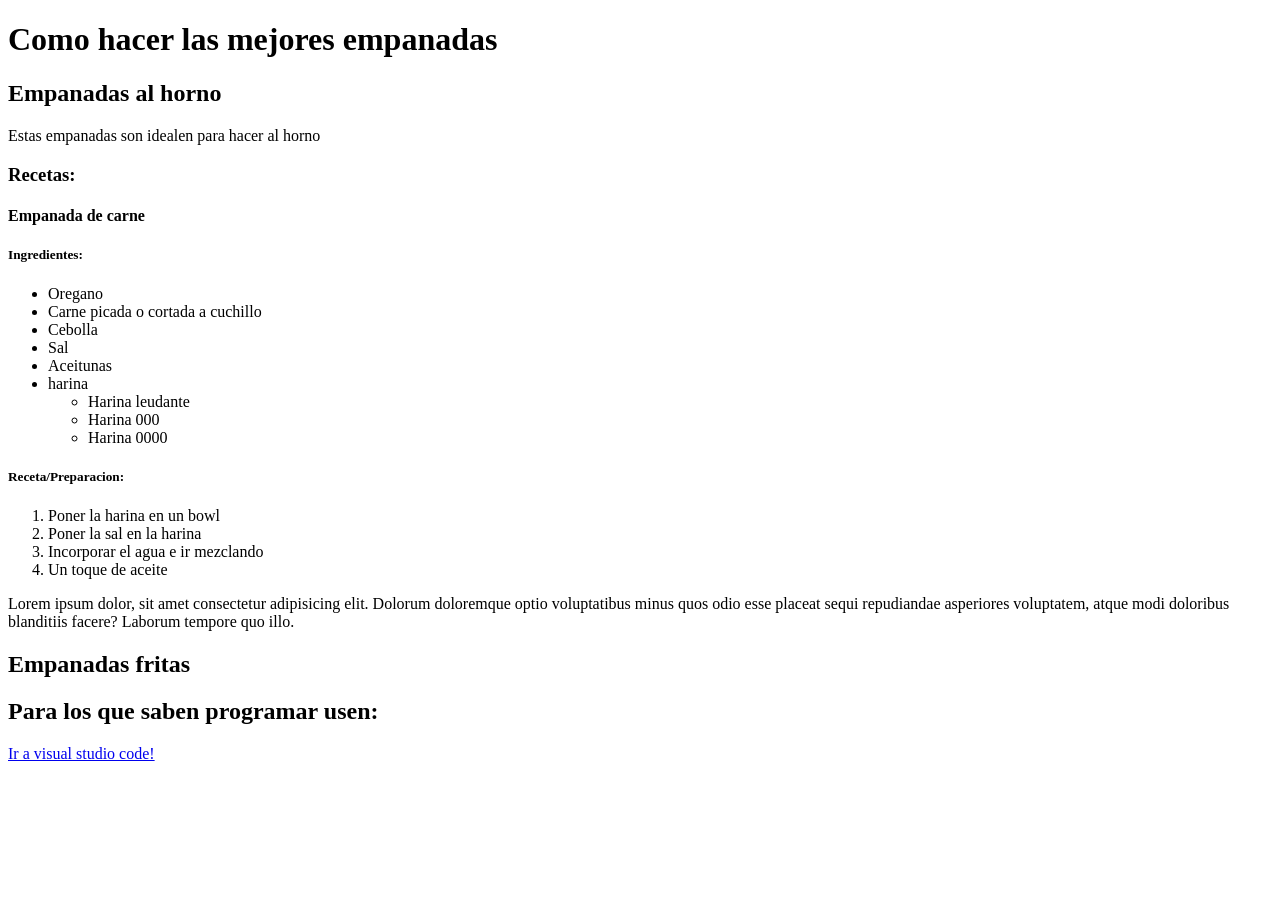
<file: Clase 2/index.html>
<!-- HTML base
Se escribe poniendo ! + enter -->
<!DOCTYPE html>
<html lang="es">
    <head>
        <meta charset="UTF-8">
        <meta name="viewport" content="width=device-width, initial-scale=1.0">
        <title>Hola</title>
    </head>
    <body>
        <h1>Como hacer las mejores empanadas</h1>

        <h2>Empanadas al horno</h2>
        <p>
            Estas empanadas son idealen para hacer al horno
        </p>
        <h3>Recetas:</h3>

        <h4>Empanada de carne</h4>
        <h5>Ingredientes:</h5>
        <ul>
            <li>Oregano</li>
            <li>Carne picada o cortada a cuchillo</li>
            <li>Cebolla</li>
            <li>Sal</li>
            <li>Aceitunas</li>
            <li>
                harina
                <ul>
                    <li>Harina leudante</li>
                    <li>Harina 000</li>
                    <li>Harina 0000</li>
                </ul>
            </li>
        </ul>
        <h5>Receta/Preparacion:</h5>
        <ol>
            <li>Poner la harina en un bowl</li>
            <li>Poner la sal en la harina</li>
            <li>Incorporar el agua e ir mezclando</li>
            <li>Un toque de aceite</li>
        </ol>

        <p>Lorem ipsum dolor, sit amet consectetur adipisicing elit. Dolorum doloremque optio voluptatibus minus quos odio esse placeat sequi repudiandae asperiores voluptatem, atque modi doloribus blanditiis facere? Laborum tempore quo illo.</p>

        <h2>Empanadas fritas</h2>
        <h2>Para los que saben programar usen: </h2>
        <!-- Anclas o anclaje, comunmente usados para crear enlaces -->
        <a href="https://code.visualstudio.com/" target="_blank" >Ir a visual studio code!</a>
        
    </body>
</html>
</file>
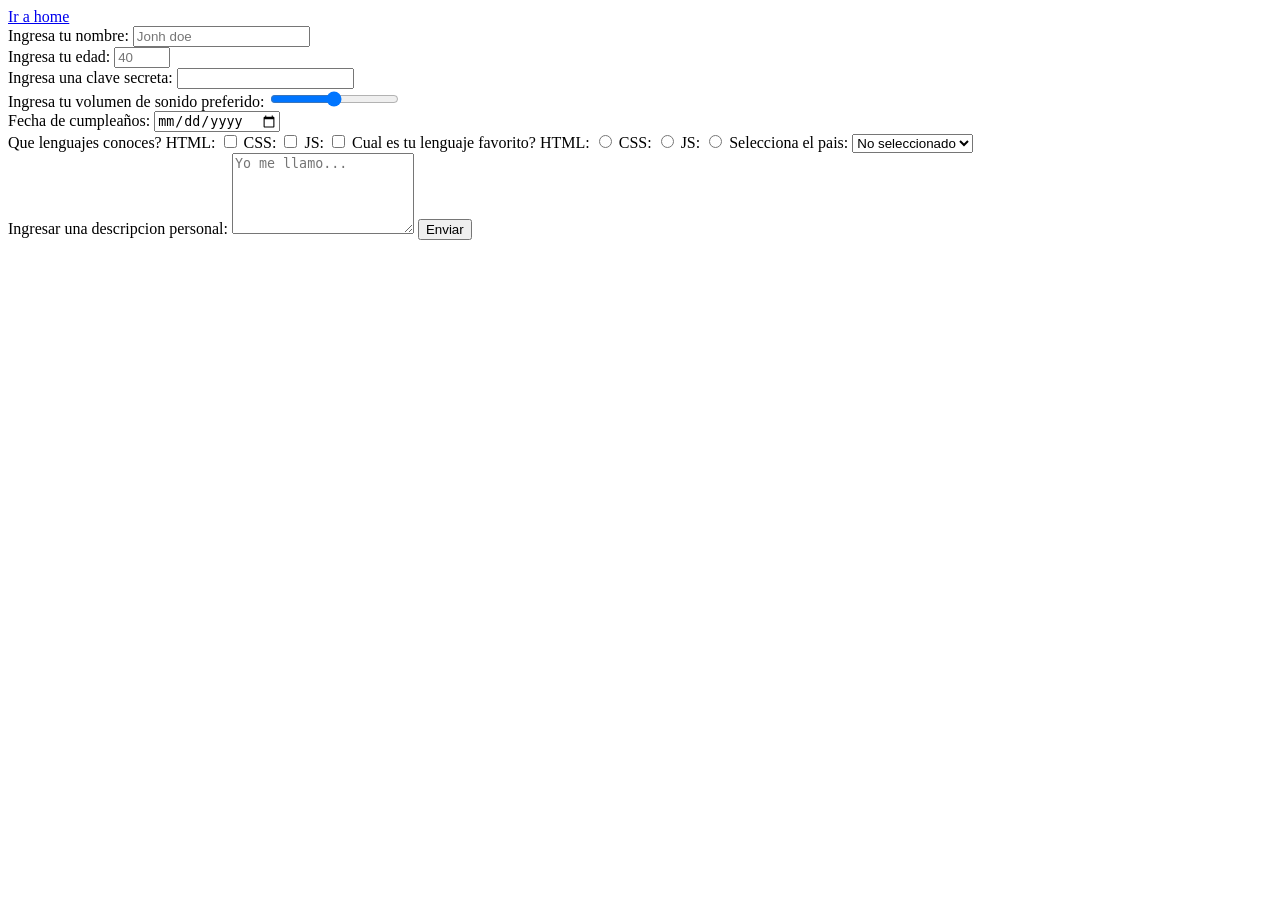
<file: Clase 3/index.html>
<!DOCTYPE html>
<html lang="en">
<head>
    <meta charset="UTF-8">
    <meta name="viewport" content="width=device-width, initial-scale=1.0">
    <title>Document</title>
</head>
<body>
    <a href="./pages/home/home.html">Ir a home</a>
    <form>
        <label for="nombre">
            
            Ingresa tu nombre:
        </label>
        <!-- Solo puede haber un id con el valor nombre en este HTML -->
        <input id="nombre" name="nombre" type="text" minlength="3" maxlength="20" placeholder="Jonh doe"/>

        <br/>

        <label for="edad">
            Ingresa tu edad:
        </label>
        <!-- Solo puede haber un id con el valor nombre en este HTML -->
        <input id="edad" name="edad" type="number" min="0" max="100" placeholder="40" required />

        <br/>

        <label for="password">
            Ingresa una clave secreta:
        </label>
        <input id="password" name="password" type="password"/>
        
        <br/>

        <label for="volumen">
            Ingresa tu volumen de sonido preferido:
        </label>
        <input type="range" id="volumen" name="volumen" min="1" max="100" value="50">

        <br>

        <label for="birthday_date">Fecha de cumpleaños: </label>
        <input id="birthday_date" type="date" name="date" />
            
        <br />

        <span>Que lenguajes conoces?</span>
        <label for="HTML">HTML:</label>
        <input type="checkbox" id="HTML" name="lenguaje_conocido"/>
        <label for="CSS">CSS:</label>
        <input type="checkbox" id="CSS"  name="lenguaje_conocido"/>
        <label for="JS">JS:</label>
        <input type="checkbox" id="JS"  name="lenguaje_conocido"/>

        <span>Cual es tu lenguaje favorito?</span>
        <label for="favorite_HTML">HTML:</label>
        <input type="radio" id="favorite_HTML" name="lenguaje_favorito"/>
        <label for="favorite_CSS">CSS:</label>
        <input type="radio" id="favorite_CSS"  name="lenguaje_favorito"/>
        <label for="favorite_JS">JS:</label>
        <input type="radio" id="favorite_JS"  name="lenguaje_favorito"/>

        <label for="pais">Selecciona el pais:</label>
        <select name="pais" id="pais" >
            
            <option value="AR">Argentina</option>
            <option value="BR">Brasil</option>
            <option value="UY">Uruguay</option>
            <option value="" selected disabled >No seleccionado</option>
        </select>

        <br/>

        <label for="descripcion">Ingresar una descripcion personal:</label>
        <textarea id="descripcion" name="descripcion" rows="5" cols="20" placeholder="Yo me llamo..."></textarea>
        
        <button type="submit">Enviar</button>
    </form>


   
</body>
</html>
</file>
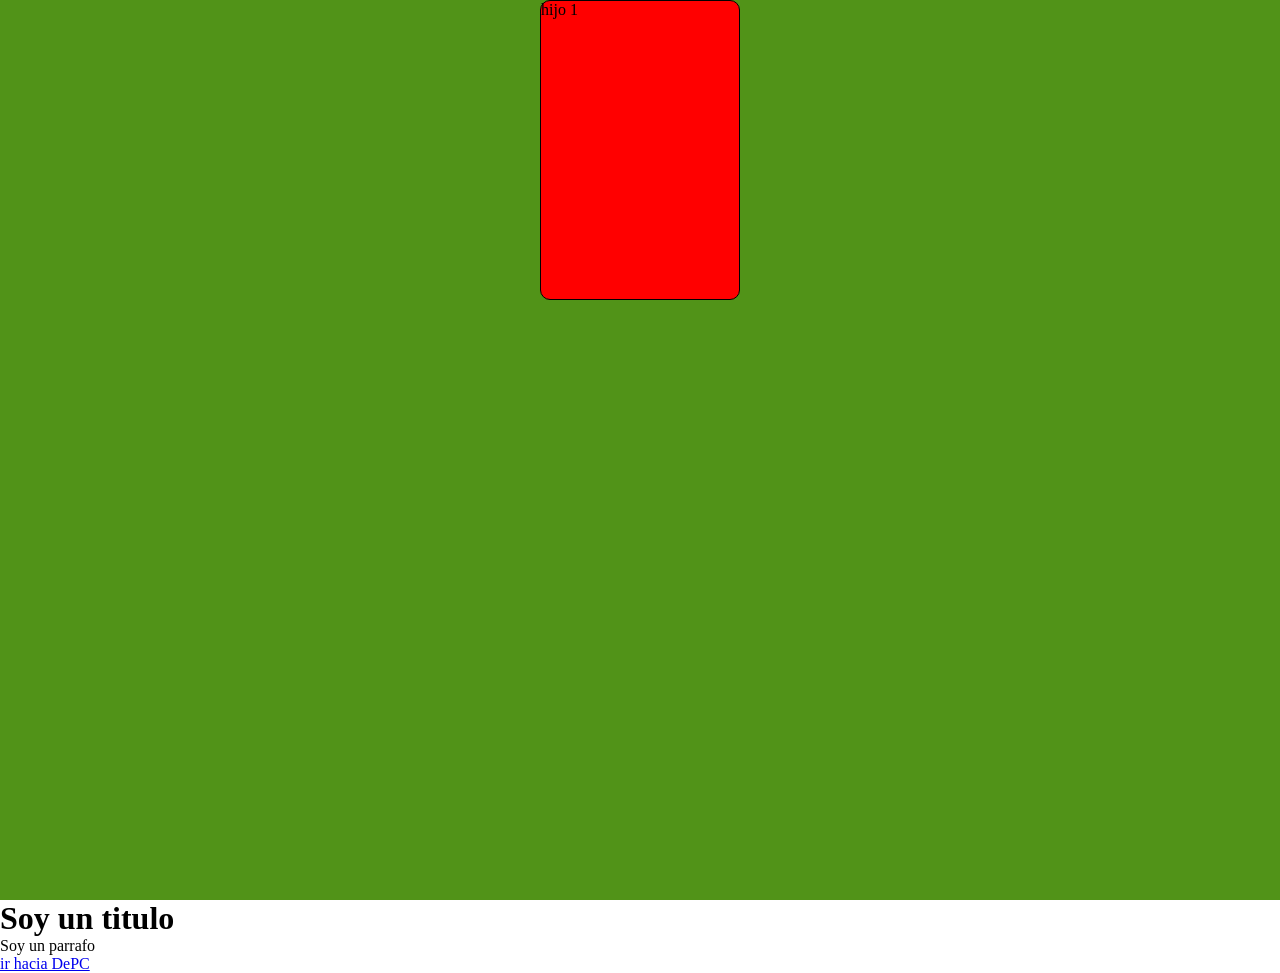
<file: Clase 7/index.html>
<!DOCTYPE html>
<html lang="en">
<head>
    <meta charset="UTF-8">
    <meta name="viewport" content="width=device-width, initial-scale=1.0">
    <title>Document</title>
    <link rel="stylesheet" href="./style.css">
</head>
<body>
    <div class="padre">
        <div class="hijo"> hijo 1</div>
        <!--  <div class="hijo"> hijo 2</div> -->
    </div>
</body>
</html>

<h1>Soy un titulo</h1>
<p>Soy un parrafo</p>
<a href="https://depcsuite.com/"> ir hacia DePC </a>
</file>
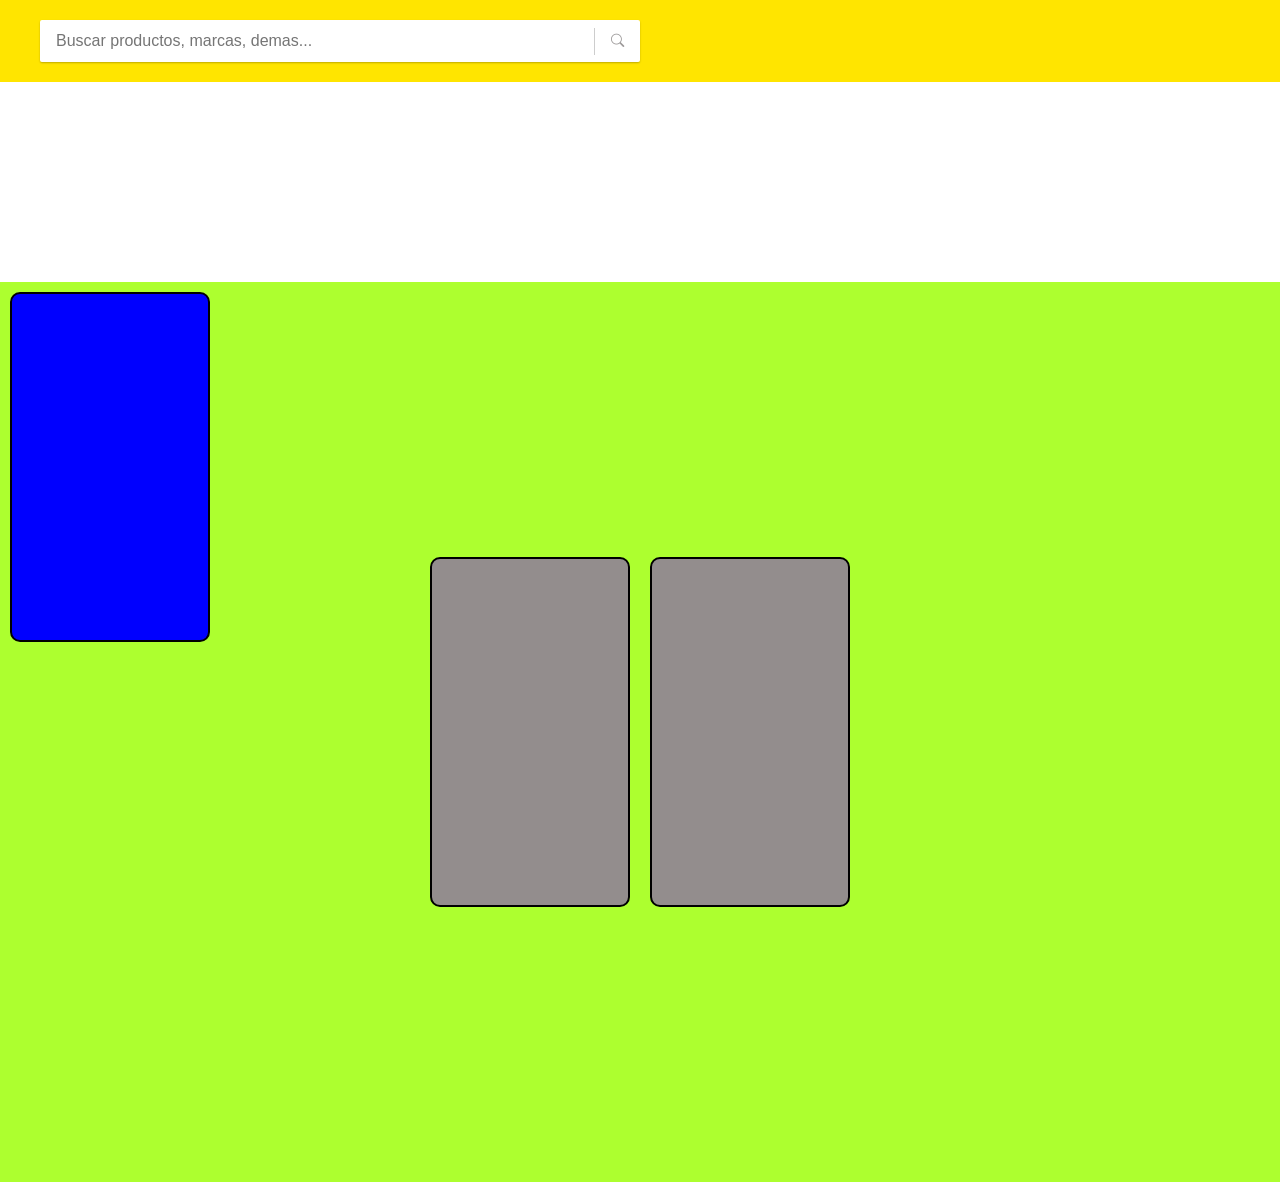
<file: Clase 8/index.html>
<!DOCTYPE html>
<html lang="en">
<head>
    <meta charset="UTF-8">
    <meta name="viewport" content="width=device-width, initial-scale=1.0">
    <title>Document</title>
    <link rel="stylesheet" href="./style.css">
</head>
<body>
    <header>
        <div class="search-form">
            <input type="text" placeholder="Buscar productos, marcas, demas...">
            <button>
                <i class="bi bi-search"></i>
            </button>
        </div>
    </header>
    <div class="padre">
        <div class="hijo hijo-1"></div>
        <div class="hijo hijo-2"></div>
        <div class="hijo"></div>
    </div>
    
</body>
</html>
</file>
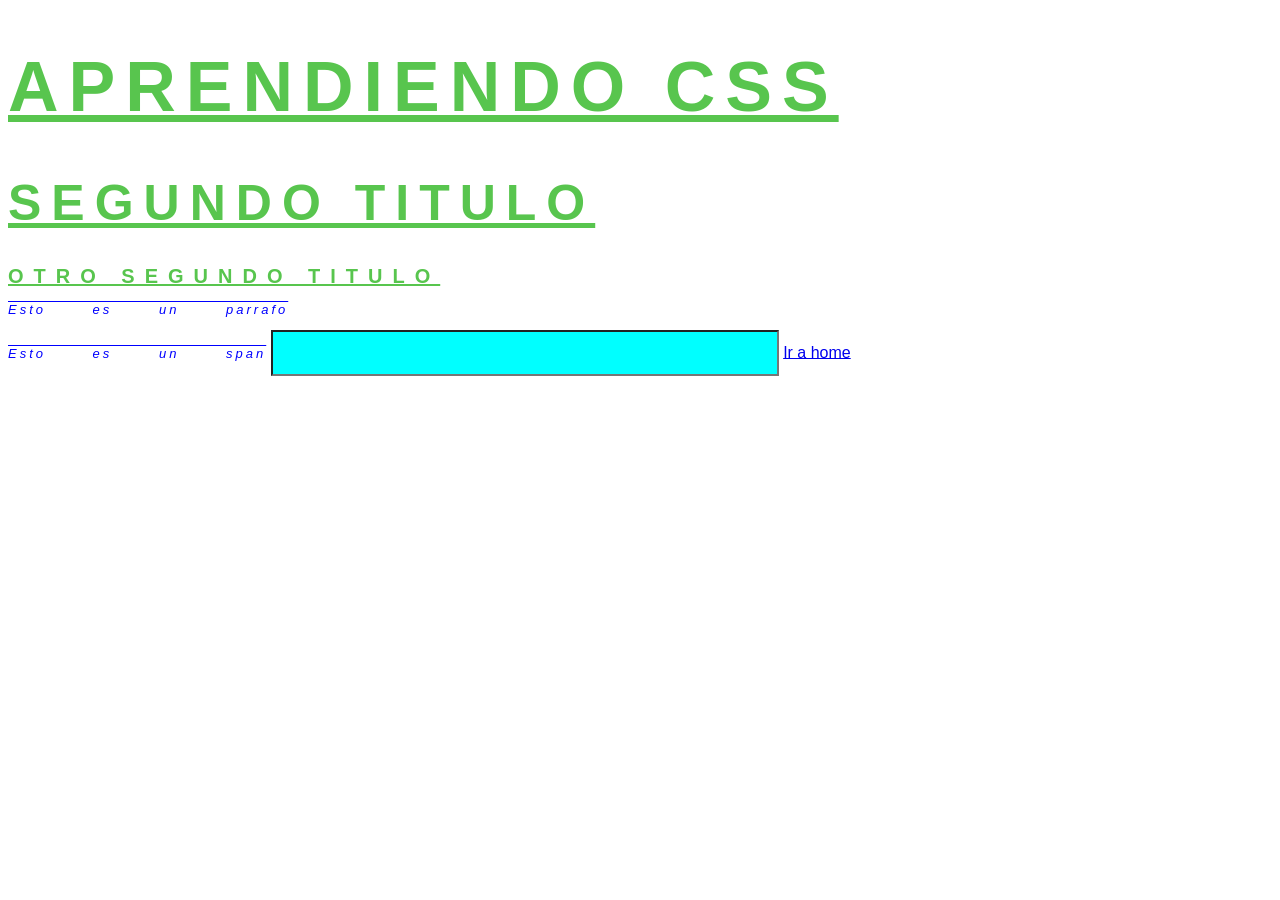
<file: Clase 5/pages/index.html>
<!DOCTYPE html>
<html lang="en">
<head>
    <meta charset="UTF-8">
    <meta name="viewport" content="width=device-width, initial-scale=1.0">
    <title>Document</title>
    <!-- Le indica al navegador cargar ese archivo de estilos-->
    <link rel="stylesheet" href="../styles/estilos.css">
</head>
<body>
    <h1>Aprendiendo CSS</h1>
    <h1 class="segundo-titulo">Segundo titulo</h1>

    <!-- NO SE RECOMIENDA PARA HACER ESTILOS USAR ID
    Un elememento puede tener mas de una clase, 
    pero solo puede tener un id -->
    <!-- NO SE RECOMIENDA tampoco usar estilos en linea -->
    <h1 class="segundo-titulo chiquito" id="super-especial"
    style="color:aquamarine;">Otro segundo titulo</h1>

    <p class="parrafo">Esto es un parrafo</p>
    <span class="parrafo">Esto es un span</span>
    <input type="text" class="input-especial" />
    <a href="./home.html">Ir a home</a>

</body>
</html>
</file>
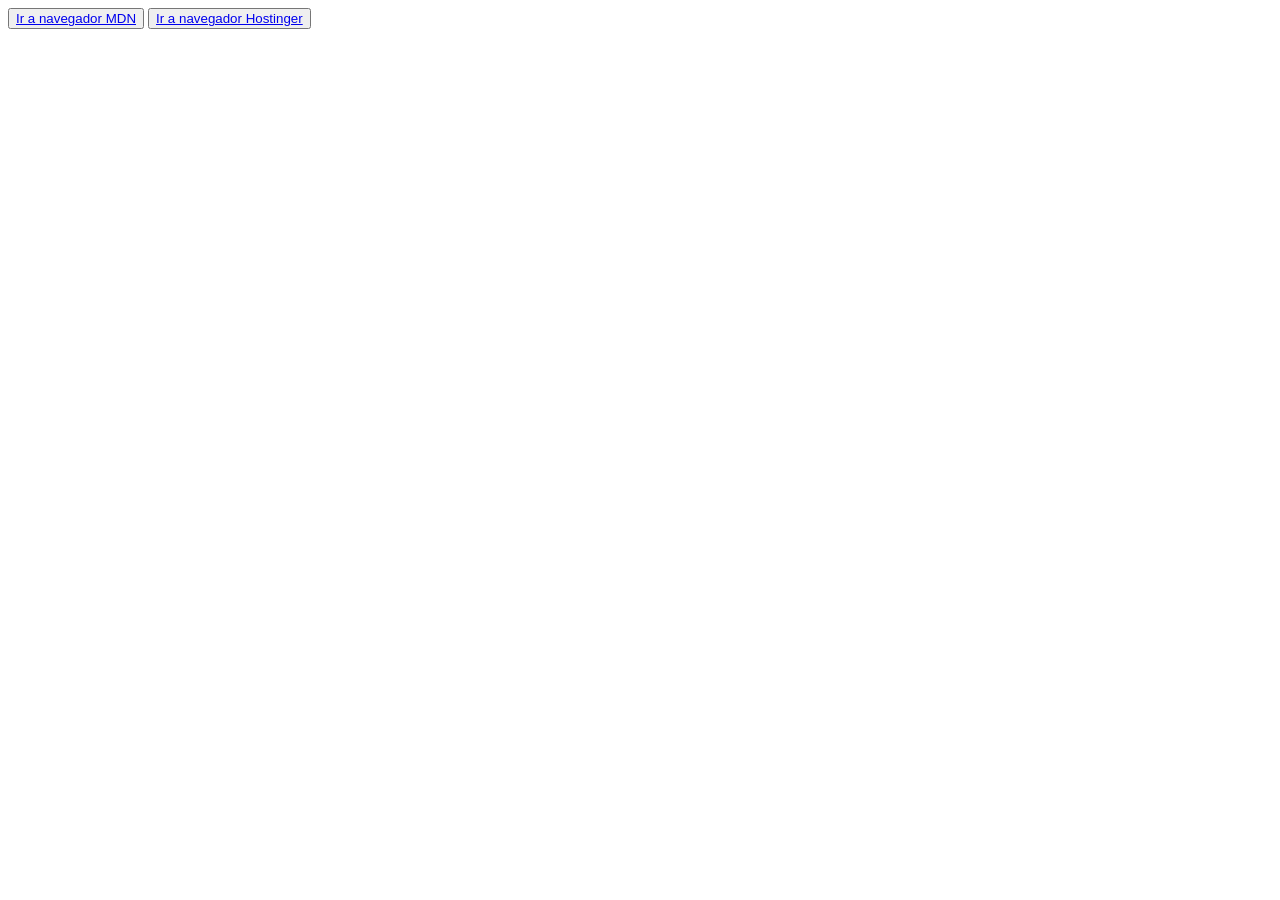
<file: Clase 6/pages/index.html>
<!-- FLEXBOX -->

<!DOCTYPE html>
<html lang="en">
<head>
    <meta charset="UTF-8">
    <meta name="viewport" content="width=device-width, initial-scale=1.0">
    <title>Document</title>
</head>
<body>
    <header>
        <nav>
            <button><a href="../pages/navegador-mdn.html">Ir a navegador MDN</a></button>
            <button><a href="../pages/navegador-hostinger.html">Ir a navegador Hostinger</a></button>
        </nav>
    </header>
    <main>

    </main>
</body>
</html>
</file>
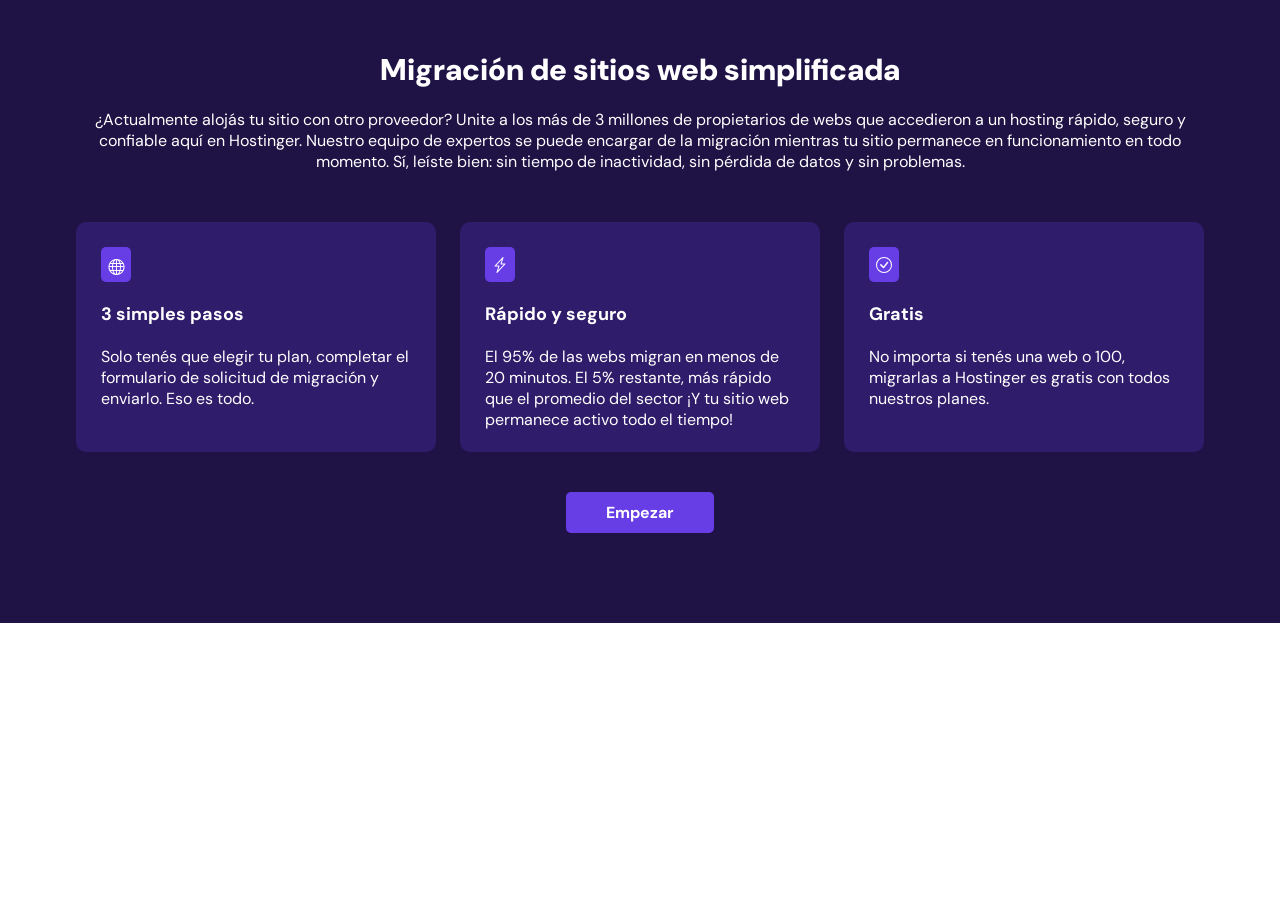
<file: Clase 8/section-hostinger/index.html>
<!DOCTYPE html>
<html lang="en">

<head>
    <meta charset="UTF-8">
    <meta name="viewport" content="width=device-width, initial-scale=1.0">
    <title>Hostinger: Dale vida a tu idea en internet con una web</title>
    <link rel="stylesheet" href="./styles/style.css">
    <!-- Se usa para favicon -->
    <link rel="shortcut icon" href="./img/faviconHostinger.ico" type="image/x-icon">
</head>

<body>

    <!-- section-container section-container--bg-dark -->
    <section class="contenedor-general">
        <div class="section-content">
            <!-- section-header -->
            <div class="titulo-texto">
                <h2 class="titulo-principal">Migración de sitios web simplificada</h2>
                <p class="text-m">¿Actualmente alojás tu sitio con otro proveedor? Unite a los más de 3 millones de propietarios de
                    webs que accedieron a un hosting rápido, seguro y confiable aquí en Hostinger. Nuestro equipo de
                    expertos se puede encargar de la migración mientras tu sitio permanece en funcionamiento en todo
                    momento. Sí, leíste bien: sin tiempo de inactividad, sin pérdida de datos y sin problemas.</p>
            </div>

            <div class="contendor-tarjetas">
                <!-- article-card aca iria mejor un article -->
                <div class="tarjetas">
                    <!-- icon-card-container -->
                    <div class="icon">
                        <i class="bi bi-globe"></i>
                    </div>
                    <!-- title (s, m, l, xl, xxl) title--m -->
                    <h3 class="text-size-h">3 simples pasos</h3>
                    <p class="text-size-p text-m">Solo tenés que elegir tu plan, completar el formulario de solicitud de
                        migración y enviarlo. Eso es todo.</p>
                </div>

                <div class="tarjetas">
                    <div class="icon">
                        <svg xmlns="http://www.w3.org/2000/svg" width="16" height="16" fill="currentColor"
                            class="bi bi-lightning-charge" viewBox="0 0 16 16">
                            <path
                                d="M11.251.068a.5.5 0 0 1 .227.58L9.677 6.5H13a.5.5 0 0 1 .364.843l-8 8.5a.5.5 0 0 1-.842-.49L6.323 9.5H3a.5.5 0 0 1-.364-.843l8-8.5a.5.5 0 0 1 .615-.09zM4.157 8.5H7a.5.5 0 0 1 .478.647L6.11 13.59l5.732-6.09H9a.5.5 0 0 1-.478-.647L9.89 2.41z" />
                        </svg>
                    </div>
                    <h3 class="text-size-h">Rápido y seguro</h3>
                    <p class="text-size-p text-m">El 95% de las webs migran en menos de 20 minutos. El 5% restante, más rápido
                        que el promedio del sector ¡Y tu sitio web permanece activo todo el tiempo!</p>
                </div>

                <div class="tarjetas">
                    <div class="icon">
                        <svg xmlns="http://www.w3.org/2000/svg" width="16" height="16" fill="currentColor"
                            class="bi bi-check-circle" viewBox="0 0 16 16">
                            <path d="M8 15A7 7 0 1 1 8 1a7 7 0 0 1 0 14m0 1A8 8 0 1 0 8 0a8 8 0 0 0 0 16" />
                            <path
                                d="m10.97 4.97-.02.022-3.473 4.425-2.093-2.094a.75.75 0 0 0-1.06 1.06L6.97 11.03a.75.75 0 0 0 1.079-.02l3.992-4.99a.75.75 0 0 0-1.071-1.05" />
                        </svg>
                    </div>
                    <h3 class="text-size-h">Gratis</h3>
                    <p class="text-size-p text-m">No importa si tenés una web o 100, migrarlas a Hostinger es gratis con todos
                        nuestros planes.</p>
                </div>
            </div>
            <div class="contenedor-boton">
                <a class="boton" href="https://www.hostinger.com/ar#pricing">Empezar</a>
            </div>


        </div>

    </section>
</body>

</html>
</file>
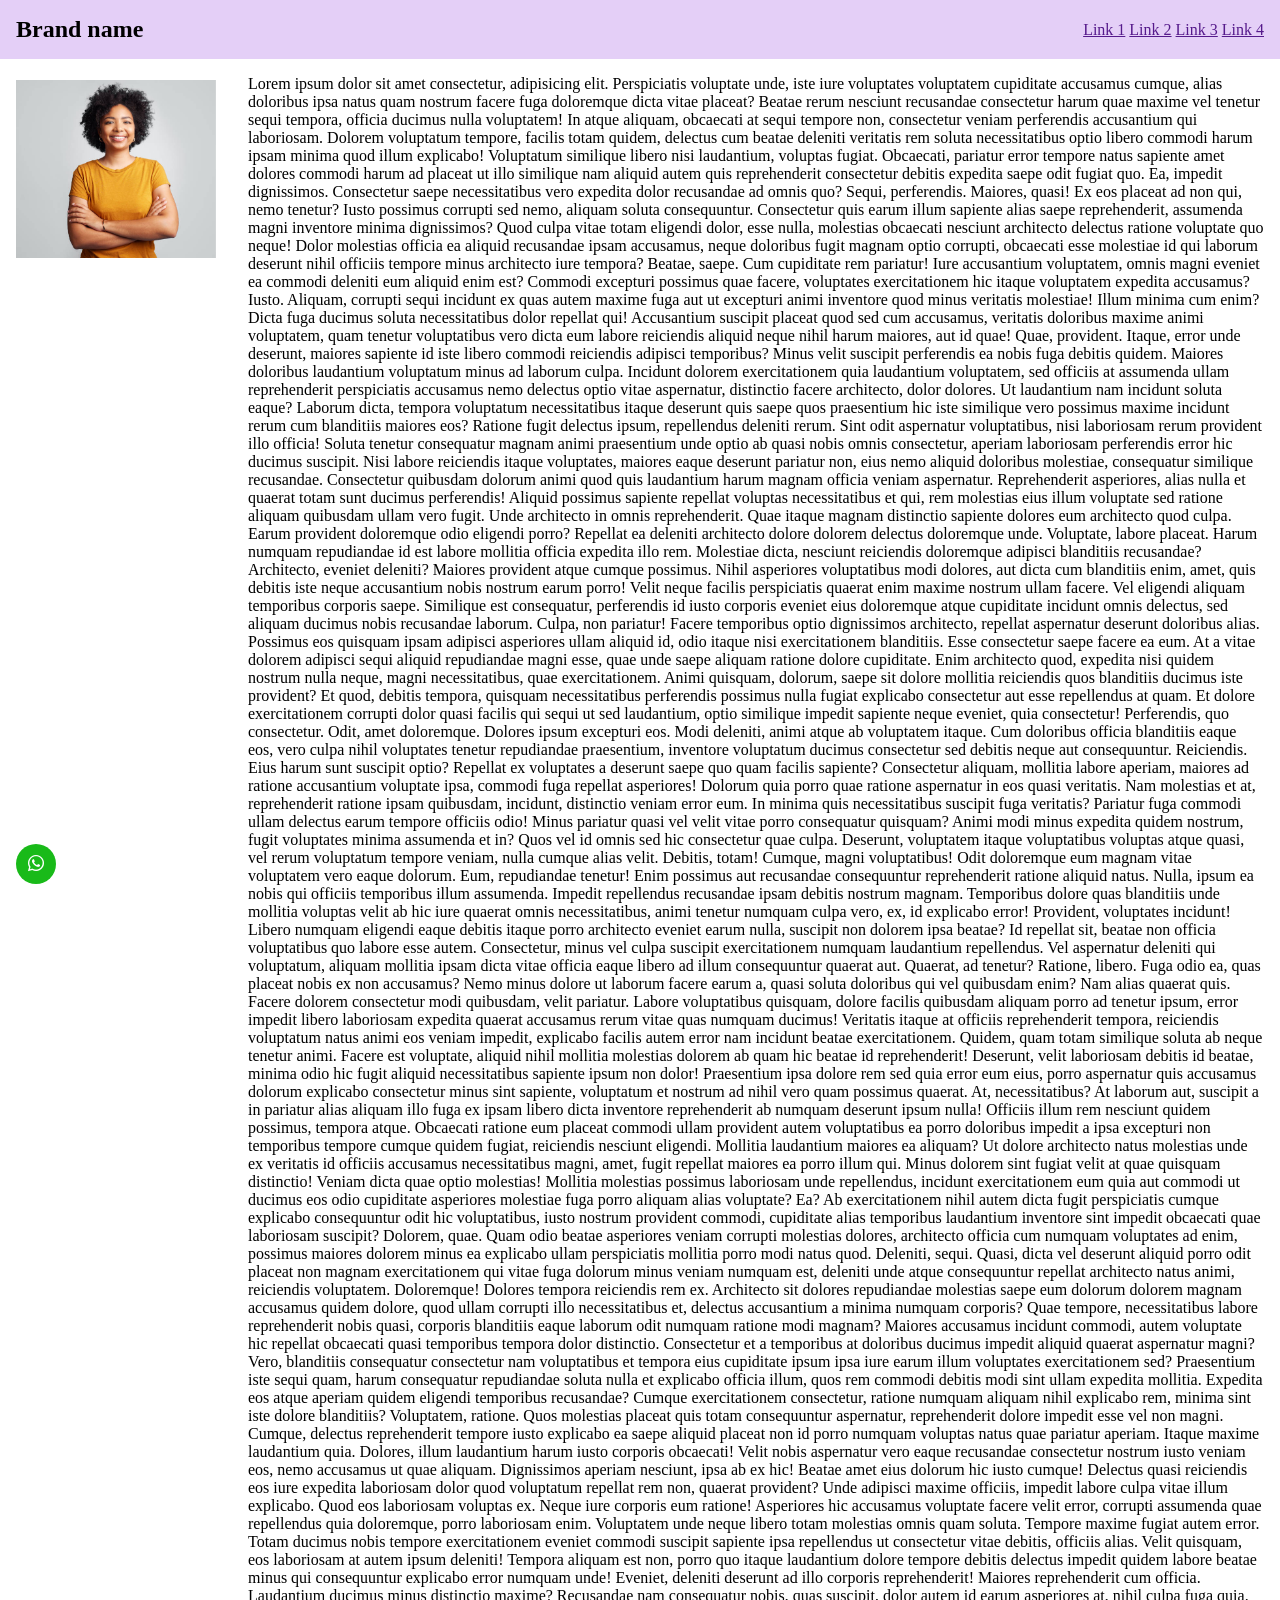
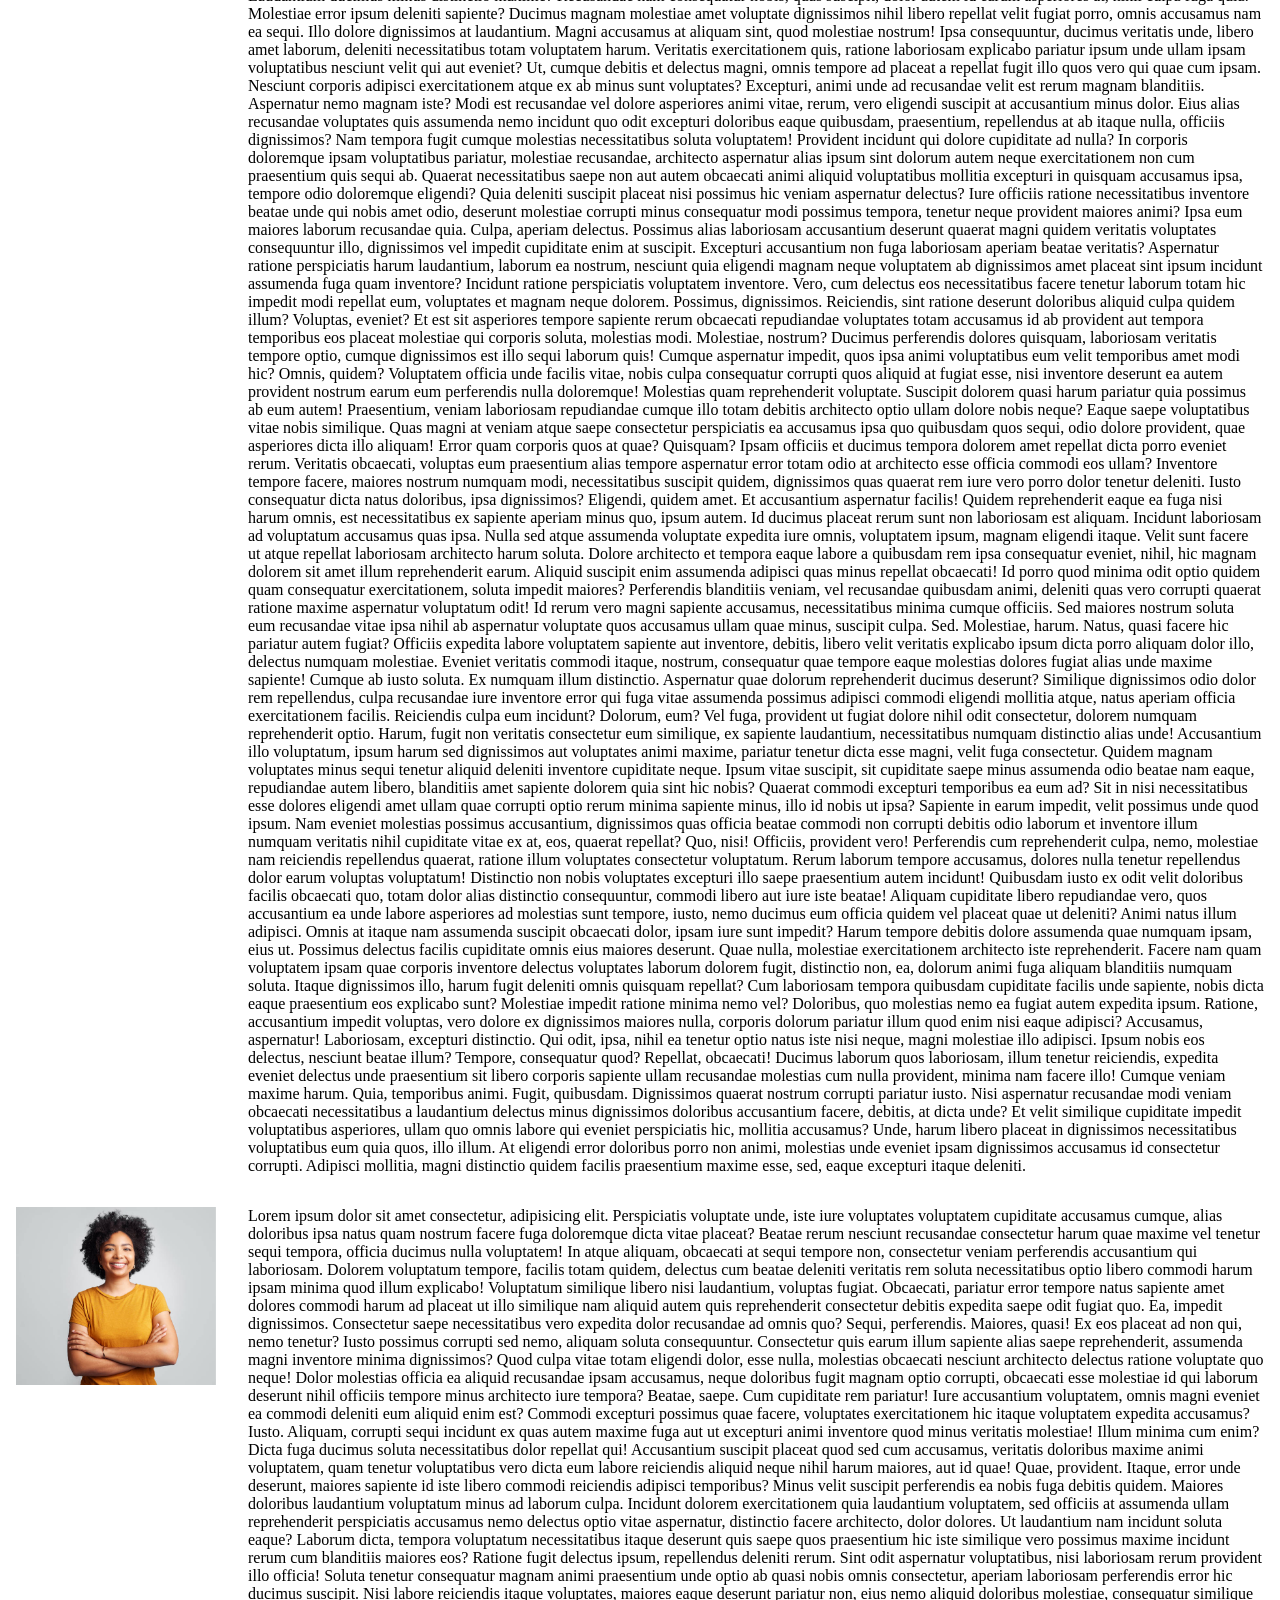
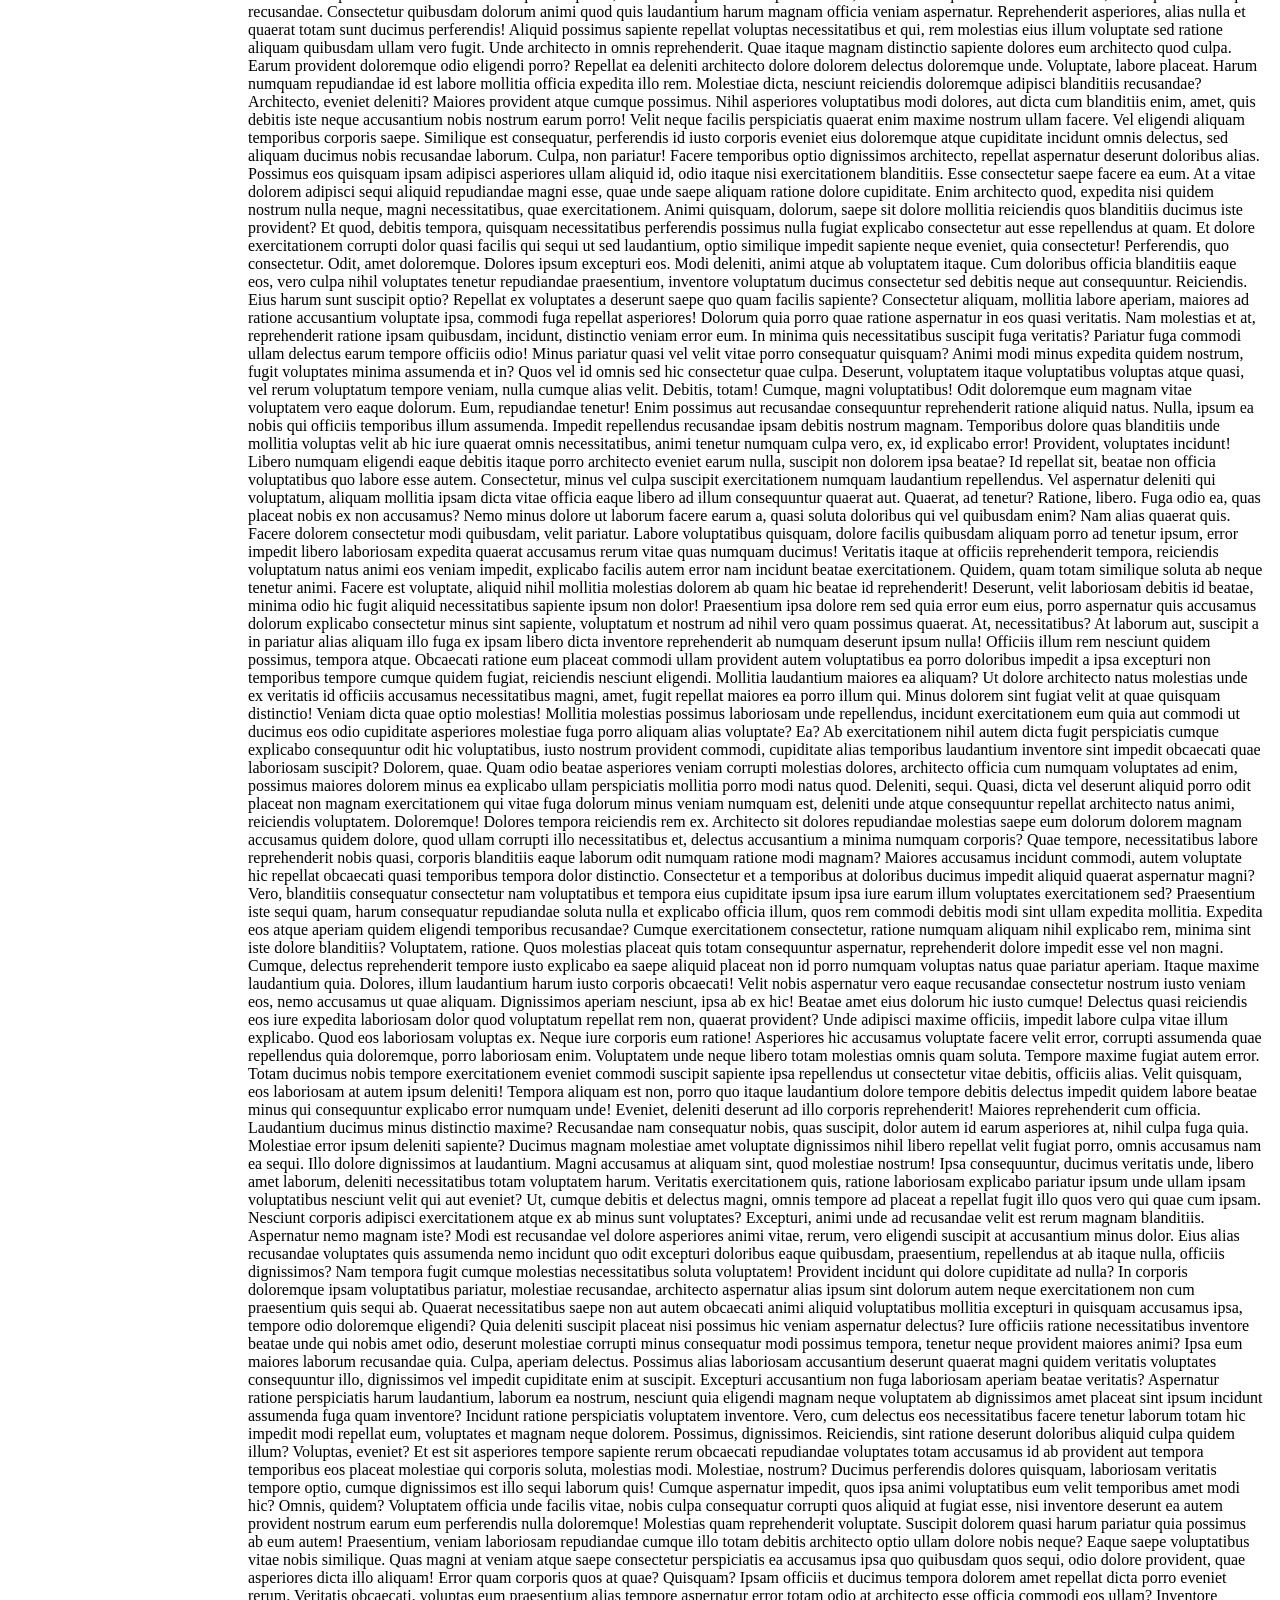
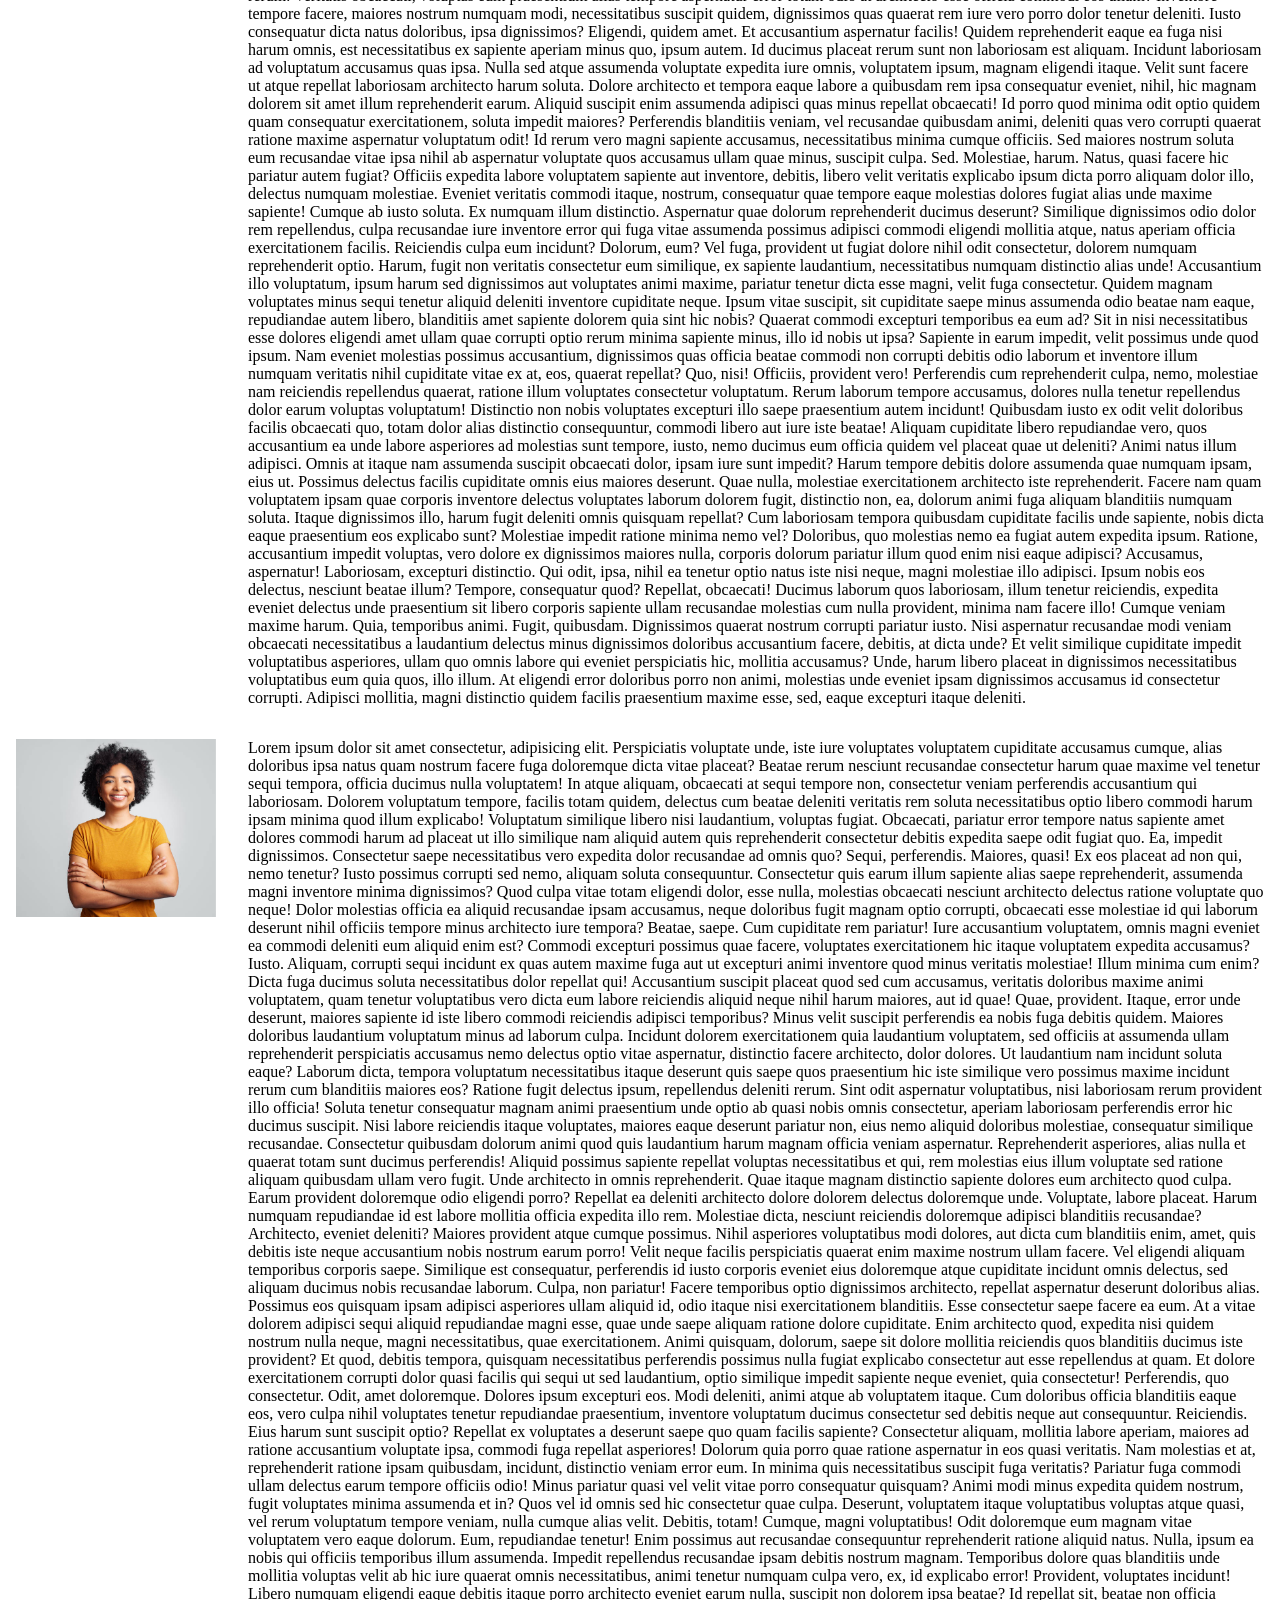
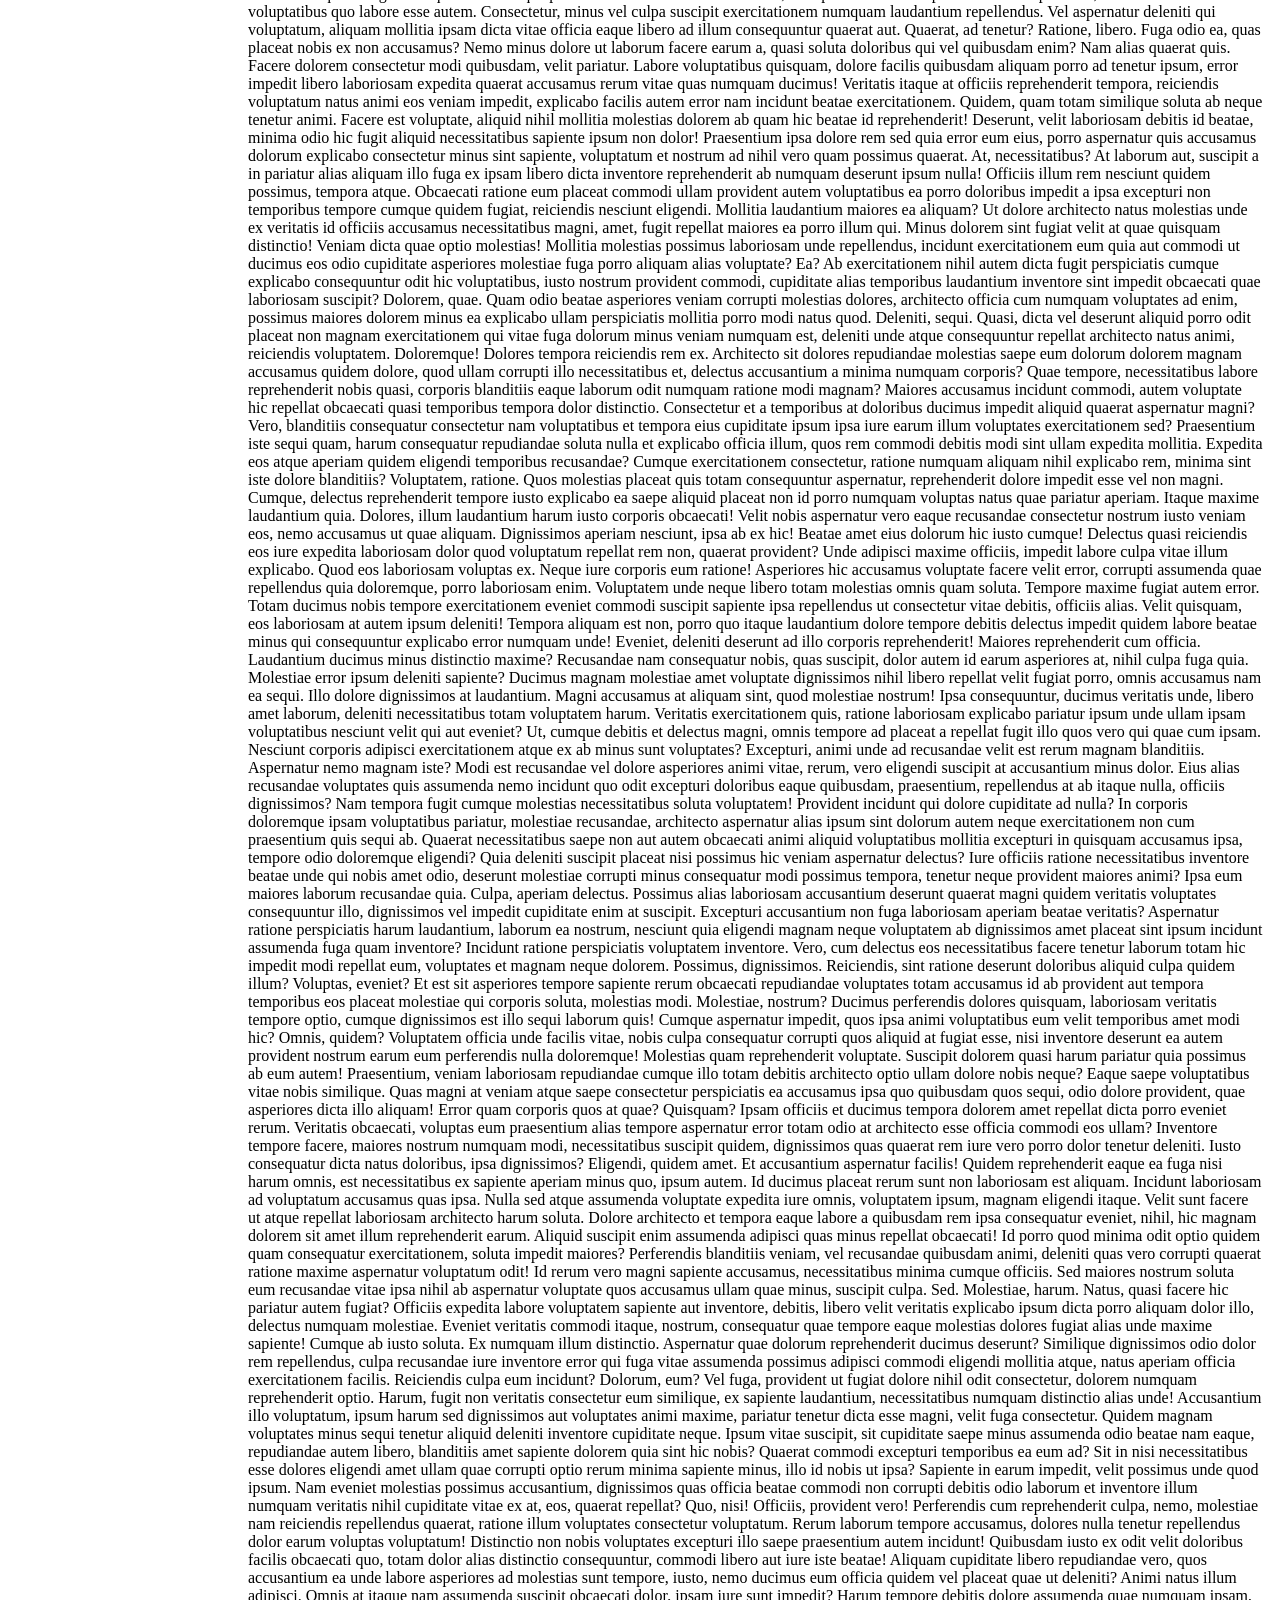
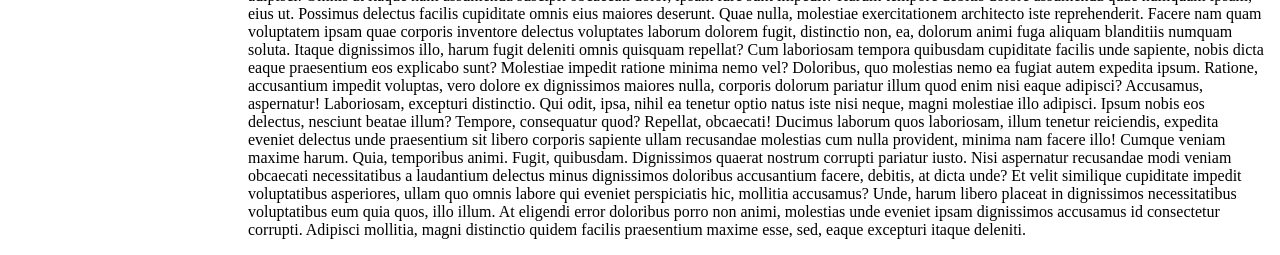
<file: Clase 9/position-sticky-fixed/index.html>
<!DOCTYPE html>
<html lang="en">
<head>
    <meta charset="UTF-8">
    <meta name="viewport" content="width=device-width, initial-scale=1.0">
    <title>Document</title>
    <link rel="stylesheet" href="./style.css">
</head>
<body>
    <header>
        <h2>Brand name</h2>
        <nav>
            <a href="">Link 1</a>
            <a href="">Link 2</a>
            <a href="">Link 3</a>
            <a href="">Link 4</a>
        </nav>
    </header>
    <div class="container">
        <div class="img-container">
            <img src="./imagen.jpg"/>
        </div>
        
        <p>
            Lorem ipsum dolor sit amet consectetur, adipisicing elit. Perspiciatis voluptate unde, iste iure voluptates voluptatem cupiditate accusamus cumque, alias doloribus ipsa natus quam nostrum facere fuga doloremque dicta vitae placeat?
            Beatae rerum nesciunt recusandae consectetur harum quae maxime vel tenetur sequi tempora, officia ducimus nulla voluptatem! In atque aliquam, obcaecati at sequi tempore non, consectetur veniam perferendis accusantium qui laboriosam.
            Dolorem voluptatum tempore, facilis totam quidem, delectus cum beatae deleniti veritatis rem soluta necessitatibus optio libero commodi harum ipsam minima quod illum explicabo! Voluptatum similique libero nisi laudantium, voluptas fugiat.
            Obcaecati, pariatur error tempore natus sapiente amet dolores commodi harum ad placeat ut illo similique nam aliquid autem quis reprehenderit consectetur debitis expedita saepe odit fugiat quo. Ea, impedit dignissimos.
            Consectetur saepe necessitatibus vero expedita dolor recusandae ad omnis quo? Sequi, perferendis. Maiores, quasi! Ex eos placeat ad non qui, nemo tenetur? Iusto possimus corrupti sed nemo, aliquam soluta consequuntur.
            Consectetur quis earum illum sapiente alias saepe reprehenderit, assumenda magni inventore minima dignissimos? Quod culpa vitae totam eligendi dolor, esse nulla, molestias obcaecati nesciunt architecto delectus ratione voluptate quo neque!
            Dolor molestias officia ea aliquid recusandae ipsam accusamus, neque doloribus fugit magnam optio corrupti, obcaecati esse molestiae id qui laborum deserunt nihil officiis tempore minus architecto iure tempora? Beatae, saepe.
            Cum cupiditate rem pariatur! Iure accusantium voluptatem, omnis magni eveniet ea commodi deleniti eum aliquid enim est? Commodi excepturi possimus quae facere, voluptates exercitationem hic itaque voluptatem expedita accusamus? Iusto.
            Aliquam, corrupti sequi incidunt ex quas autem maxime fuga aut ut excepturi animi inventore quod minus veritatis molestiae! Illum minima cum enim? Dicta fuga ducimus soluta necessitatibus dolor repellat qui!
            Accusantium suscipit placeat quod sed cum accusamus, veritatis doloribus maxime animi voluptatem, quam tenetur voluptatibus vero dicta eum labore reiciendis aliquid neque nihil harum maiores, aut id quae! Quae, provident.
            Itaque, error unde deserunt, maiores sapiente id iste libero commodi reiciendis adipisci temporibus? Minus velit suscipit perferendis ea nobis fuga debitis quidem. Maiores doloribus laudantium voluptatum minus ad laborum culpa.
            Incidunt dolorem exercitationem quia laudantium voluptatem, sed officiis at assumenda ullam reprehenderit perspiciatis accusamus nemo delectus optio vitae aspernatur, distinctio facere architecto, dolor dolores. Ut laudantium nam incidunt soluta eaque?
            Laborum dicta, tempora voluptatum necessitatibus itaque deserunt quis saepe quos praesentium hic iste similique vero possimus maxime incidunt rerum cum blanditiis maiores eos? Ratione fugit delectus ipsum, repellendus deleniti rerum.
            Sint odit aspernatur voluptatibus, nisi laboriosam rerum provident illo officia! Soluta tenetur consequatur magnam animi praesentium unde optio ab quasi nobis omnis consectetur, aperiam laboriosam perferendis error hic ducimus suscipit.
            Nisi labore reiciendis itaque voluptates, maiores eaque deserunt pariatur non, eius nemo aliquid doloribus molestiae, consequatur similique recusandae. Consectetur quibusdam dolorum animi quod quis laudantium harum magnam officia veniam aspernatur.
            Reprehenderit asperiores, alias nulla et quaerat totam sunt ducimus perferendis! Aliquid possimus sapiente repellat voluptas necessitatibus et qui, rem molestias eius illum voluptate sed ratione aliquam quibusdam ullam vero fugit.
            Unde architecto in omnis reprehenderit. Quae itaque magnam distinctio sapiente dolores eum architecto quod culpa. Earum provident doloremque odio eligendi porro? Repellat ea deleniti architecto dolore dolorem delectus doloremque unde.
            Voluptate, labore placeat. Harum numquam repudiandae id est labore mollitia officia expedita illo rem. Molestiae dicta, nesciunt reiciendis doloremque adipisci blanditiis recusandae? Architecto, eveniet deleniti? Maiores provident atque cumque possimus.
            Nihil asperiores voluptatibus modi dolores, aut dicta cum blanditiis enim, amet, quis debitis iste neque accusantium nobis nostrum earum porro! Velit neque facilis perspiciatis quaerat enim maxime nostrum ullam facere.
            Vel eligendi aliquam temporibus corporis saepe. Similique est consequatur, perferendis id iusto corporis eveniet eius doloremque atque cupiditate incidunt omnis delectus, sed aliquam ducimus nobis recusandae laborum. Culpa, non pariatur!
            Facere temporibus optio dignissimos architecto, repellat aspernatur deserunt doloribus alias. Possimus eos quisquam ipsam adipisci asperiores ullam aliquid id, odio itaque nisi exercitationem blanditiis. Esse consectetur saepe facere ea eum.
            At a vitae dolorem adipisci sequi aliquid repudiandae magni esse, quae unde saepe aliquam ratione dolore cupiditate. Enim architecto quod, expedita nisi quidem nostrum nulla neque, magni necessitatibus, quae exercitationem.
            Animi quisquam, dolorum, saepe sit dolore mollitia reiciendis quos blanditiis ducimus iste provident? Et quod, debitis tempora, quisquam necessitatibus perferendis possimus nulla fugiat explicabo consectetur aut esse repellendus at quam.
            Et dolore exercitationem corrupti dolor quasi facilis qui sequi ut sed laudantium, optio similique impedit sapiente neque eveniet, quia consectetur! Perferendis, quo consectetur. Odit, amet doloremque. Dolores ipsum excepturi eos.
            Modi deleniti, animi atque ab voluptatem itaque. Cum doloribus officia blanditiis eaque eos, vero culpa nihil voluptates tenetur repudiandae praesentium, inventore voluptatum ducimus consectetur sed debitis neque aut consequuntur. Reiciendis.
            Eius harum sunt suscipit optio? Repellat ex voluptates a deserunt saepe quo quam facilis sapiente? Consectetur aliquam, mollitia labore aperiam, maiores ad ratione accusantium voluptate ipsa, commodi fuga repellat asperiores!
            Dolorum quia porro quae ratione aspernatur in eos quasi veritatis. Nam molestias et at, reprehenderit ratione ipsam quibusdam, incidunt, distinctio veniam error eum. In minima quis necessitatibus suscipit fuga veritatis?
            Pariatur fuga commodi ullam delectus earum tempore officiis odio! Minus pariatur quasi vel velit vitae porro consequatur quisquam? Animi modi minus expedita quidem nostrum, fugit voluptates minima assumenda et in?
            Quos vel id omnis sed hic consectetur quae culpa. Deserunt, voluptatem itaque voluptatibus voluptas atque quasi, vel rerum voluptatum tempore veniam, nulla cumque alias velit. Debitis, totam! Cumque, magni voluptatibus!
            Odit doloremque eum magnam vitae voluptatem vero eaque dolorum. Eum, repudiandae tenetur! Enim possimus aut recusandae consequuntur reprehenderit ratione aliquid natus. Nulla, ipsum ea nobis qui officiis temporibus illum assumenda.
            Impedit repellendus recusandae ipsam debitis nostrum magnam. Temporibus dolore quas blanditiis unde mollitia voluptas velit ab hic iure quaerat omnis necessitatibus, animi tenetur numquam culpa vero, ex, id explicabo error!
            Provident, voluptates incidunt! Libero numquam eligendi eaque debitis itaque porro architecto eveniet earum nulla, suscipit non dolorem ipsa beatae? Id repellat sit, beatae non officia voluptatibus quo labore esse autem.
            Consectetur, minus vel culpa suscipit exercitationem numquam laudantium repellendus. Vel aspernatur deleniti qui voluptatum, aliquam mollitia ipsam dicta vitae officia eaque libero ad illum consequuntur quaerat aut. Quaerat, ad tenetur?
            Ratione, libero. Fuga odio ea, quas placeat nobis ex non accusamus? Nemo minus dolore ut laborum facere earum a, quasi soluta doloribus qui vel quibusdam enim? Nam alias quaerat quis.
            Facere dolorem consectetur modi quibusdam, velit pariatur. Labore voluptatibus quisquam, dolore facilis quibusdam aliquam porro ad tenetur ipsum, error impedit libero laboriosam expedita quaerat accusamus rerum vitae quas numquam ducimus!
            Veritatis itaque at officiis reprehenderit tempora, reiciendis voluptatum natus animi eos veniam impedit, explicabo facilis autem error nam incidunt beatae exercitationem. Quidem, quam totam similique soluta ab neque tenetur animi.
            Facere est voluptate, aliquid nihil mollitia molestias dolorem ab quam hic beatae id reprehenderit! Deserunt, velit laboriosam debitis id beatae, minima odio hic fugit aliquid necessitatibus sapiente ipsum non dolor!
            Praesentium ipsa dolore rem sed quia error eum eius, porro aspernatur quis accusamus dolorum explicabo consectetur minus sint sapiente, voluptatum et nostrum ad nihil vero quam possimus quaerat. At, necessitatibus?
            At laborum aut, suscipit a in pariatur alias aliquam illo fuga ex ipsam libero dicta inventore reprehenderit ab numquam deserunt ipsum nulla! Officiis illum rem nesciunt quidem possimus, tempora atque.
            Obcaecati ratione eum placeat commodi ullam provident autem voluptatibus ea porro doloribus impedit a ipsa excepturi non temporibus tempore cumque quidem fugiat, reiciendis nesciunt eligendi. Mollitia laudantium maiores ea aliquam?
            Ut dolore architecto natus molestias unde ex veritatis id officiis accusamus necessitatibus magni, amet, fugit repellat maiores ea porro illum qui. Minus dolorem sint fugiat velit at quae quisquam distinctio!
            Veniam dicta quae optio molestias! Mollitia molestias possimus laboriosam unde repellendus, incidunt exercitationem eum quia aut commodi ut ducimus eos odio cupiditate asperiores molestiae fuga porro aliquam alias voluptate? Ea?
            Ab exercitationem nihil autem dicta fugit perspiciatis cumque explicabo consequuntur odit hic voluptatibus, iusto nostrum provident commodi, cupiditate alias temporibus laudantium inventore sint impedit obcaecati quae laboriosam suscipit? Dolorem, quae.
            Quam odio beatae asperiores veniam corrupti molestias dolores, architecto officia cum numquam voluptates ad enim, possimus maiores dolorem minus ea explicabo ullam perspiciatis mollitia porro modi natus quod. Deleniti, sequi.
            Quasi, dicta vel deserunt aliquid porro odit placeat non magnam exercitationem qui vitae fuga dolorum minus veniam numquam est, deleniti unde atque consequuntur repellat architecto natus animi, reiciendis voluptatem. Doloremque!
            Dolores tempora reiciendis rem ex. Architecto sit dolores repudiandae molestias saepe eum dolorum dolorem magnam accusamus quidem dolore, quod ullam corrupti illo necessitatibus et, delectus accusantium a minima numquam corporis?
            Quae tempore, necessitatibus labore reprehenderit nobis quasi, corporis blanditiis eaque laborum odit numquam ratione modi magnam? Maiores accusamus incidunt commodi, autem voluptate hic repellat obcaecati quasi temporibus tempora dolor distinctio.
            Consectetur et a temporibus at doloribus ducimus impedit aliquid quaerat aspernatur magni? Vero, blanditiis consequatur consectetur nam voluptatibus et tempora eius cupiditate ipsum ipsa iure earum illum voluptates exercitationem sed?
            Praesentium iste sequi quam, harum consequatur repudiandae soluta nulla et explicabo officia illum, quos rem commodi debitis modi sint ullam expedita mollitia. Expedita eos atque aperiam quidem eligendi temporibus recusandae?
            Cumque exercitationem consectetur, ratione numquam aliquam nihil explicabo rem, minima sint iste dolore blanditiis? Voluptatem, ratione. Quos molestias placeat quis totam consequuntur aspernatur, reprehenderit dolore impedit esse vel non magni.
            Cumque, delectus reprehenderit tempore iusto explicabo ea saepe aliquid placeat non id porro numquam voluptas natus quae pariatur aperiam. Itaque maxime laudantium quia. Dolores, illum laudantium harum iusto corporis obcaecati!
            Velit nobis aspernatur vero eaque recusandae consectetur nostrum iusto veniam eos, nemo accusamus ut quae aliquam. Dignissimos aperiam nesciunt, ipsa ab ex hic! Beatae amet eius dolorum hic iusto cumque!
            Delectus quasi reiciendis eos iure expedita laboriosam dolor quod voluptatum repellat rem non, quaerat provident? Unde adipisci maxime officiis, impedit labore culpa vitae illum explicabo. Quod eos laboriosam voluptas ex.
            Neque iure corporis eum ratione! Asperiores hic accusamus voluptate facere velit error, corrupti assumenda quae repellendus quia doloremque, porro laboriosam enim. Voluptatem unde neque libero totam molestias omnis quam soluta.
            Tempore maxime fugiat autem error. Totam ducimus nobis tempore exercitationem eveniet commodi suscipit sapiente ipsa repellendus ut consectetur vitae debitis, officiis alias. Velit quisquam, eos laboriosam at autem ipsum deleniti!
            Tempora aliquam est non, porro quo itaque laudantium dolore tempore debitis delectus impedit quidem labore beatae minus qui consequuntur explicabo error numquam unde! Eveniet, deleniti deserunt ad illo corporis reprehenderit!
            Maiores reprehenderit cum officia. Laudantium ducimus minus distinctio maxime? Recusandae nam consequatur nobis, quas suscipit, dolor autem id earum asperiores at, nihil culpa fuga quia. Molestiae error ipsum deleniti sapiente?
            Ducimus magnam molestiae amet voluptate dignissimos nihil libero repellat velit fugiat porro, omnis accusamus nam ea sequi. Illo dolore dignissimos at laudantium. Magni accusamus at aliquam sint, quod molestiae nostrum!
            Ipsa consequuntur, ducimus veritatis unde, libero amet laborum, deleniti necessitatibus totam voluptatem harum. Veritatis exercitationem quis, ratione laboriosam explicabo pariatur ipsum unde ullam ipsam voluptatibus nesciunt velit qui aut eveniet?
            Ut, cumque debitis et delectus magni, omnis tempore ad placeat a repellat fugit illo quos vero qui quae cum ipsam. Nesciunt corporis adipisci exercitationem atque ex ab minus sunt voluptates?
            Excepturi, animi unde ad recusandae velit est rerum magnam blanditiis. Aspernatur nemo magnam iste? Modi est recusandae vel dolore asperiores animi vitae, rerum, vero eligendi suscipit at accusantium minus dolor.
            Eius alias recusandae voluptates quis assumenda nemo incidunt quo odit excepturi doloribus eaque quibusdam, praesentium, repellendus at ab itaque nulla, officiis dignissimos? Nam tempora fugit cumque molestias necessitatibus soluta voluptatem!
            Provident incidunt qui dolore cupiditate ad nulla? In corporis doloremque ipsam voluptatibus pariatur, molestiae recusandae, architecto aspernatur alias ipsum sint dolorum autem neque exercitationem non cum praesentium quis sequi ab.
            Quaerat necessitatibus saepe non aut autem obcaecati animi aliquid voluptatibus mollitia excepturi in quisquam accusamus ipsa, tempore odio doloremque eligendi? Quia deleniti suscipit placeat nisi possimus hic veniam aspernatur delectus?
            Iure officiis ratione necessitatibus inventore beatae unde qui nobis amet odio, deserunt molestiae corrupti minus consequatur modi possimus tempora, tenetur neque provident maiores animi? Ipsa eum maiores laborum recusandae quia.
            Culpa, aperiam delectus. Possimus alias laboriosam accusantium deserunt quaerat magni quidem veritatis voluptates consequuntur illo, dignissimos vel impedit cupiditate enim at suscipit. Excepturi accusantium non fuga laboriosam aperiam beatae veritatis?
            Aspernatur ratione perspiciatis harum laudantium, laborum ea nostrum, nesciunt quia eligendi magnam neque voluptatem ab dignissimos amet placeat sint ipsum incidunt assumenda fuga quam inventore? Incidunt ratione perspiciatis voluptatem inventore.
            Vero, cum delectus eos necessitatibus facere tenetur laborum totam hic impedit modi repellat eum, voluptates et magnam neque dolorem. Possimus, dignissimos. Reiciendis, sint ratione deserunt doloribus aliquid culpa quidem illum?
            Voluptas, eveniet? Et est sit asperiores tempore sapiente rerum obcaecati repudiandae voluptates totam accusamus id ab provident aut tempora temporibus eos placeat molestiae qui corporis soluta, molestias modi. Molestiae, nostrum?
            Ducimus perferendis dolores quisquam, laboriosam veritatis tempore optio, cumque dignissimos est illo sequi laborum quis! Cumque aspernatur impedit, quos ipsa animi voluptatibus eum velit temporibus amet modi hic? Omnis, quidem?
            Voluptatem officia unde facilis vitae, nobis culpa consequatur corrupti quos aliquid at fugiat esse, nisi inventore deserunt ea autem provident nostrum earum eum perferendis nulla doloremque! Molestias quam reprehenderit voluptate.
            Suscipit dolorem quasi harum pariatur quia possimus ab eum autem! Praesentium, veniam laboriosam repudiandae cumque illo totam debitis architecto optio ullam dolore nobis neque? Eaque saepe voluptatibus vitae nobis similique.
            Quas magni at veniam atque saepe consectetur perspiciatis ea accusamus ipsa quo quibusdam quos sequi, odio dolore provident, quae asperiores dicta illo aliquam! Error quam corporis quos at quae? Quisquam?
            Ipsam officiis et ducimus tempora dolorem amet repellat dicta porro eveniet rerum. Veritatis obcaecati, voluptas eum praesentium alias tempore aspernatur error totam odio at architecto esse officia commodi eos ullam?
            Inventore tempore facere, maiores nostrum numquam modi, necessitatibus suscipit quidem, dignissimos quas quaerat rem iure vero porro dolor tenetur deleniti. Iusto consequatur dicta natus doloribus, ipsa dignissimos? Eligendi, quidem amet.
            Et accusantium aspernatur facilis! Quidem reprehenderit eaque ea fuga nisi harum omnis, est necessitatibus ex sapiente aperiam minus quo, ipsum autem. Id ducimus placeat rerum sunt non laboriosam est aliquam.
            Incidunt laboriosam ad voluptatum accusamus quas ipsa. Nulla sed atque assumenda voluptate expedita iure omnis, voluptatem ipsum, magnam eligendi itaque. Velit sunt facere ut atque repellat laboriosam architecto harum soluta.
            Dolore architecto et tempora eaque labore a quibusdam rem ipsa consequatur eveniet, nihil, hic magnam dolorem sit amet illum reprehenderit earum. Aliquid suscipit enim assumenda adipisci quas minus repellat obcaecati!
            Id porro quod minima odit optio quidem quam consequatur exercitationem, soluta impedit maiores? Perferendis blanditiis veniam, vel recusandae quibusdam animi, deleniti quas vero corrupti quaerat ratione maxime aspernatur voluptatum odit!
            Id rerum vero magni sapiente accusamus, necessitatibus minima cumque officiis. Sed maiores nostrum soluta eum recusandae vitae ipsa nihil ab aspernatur voluptate quos accusamus ullam quae minus, suscipit culpa. Sed.
            Molestiae, harum. Natus, quasi facere hic pariatur autem fugiat? Officiis expedita labore voluptatem sapiente aut inventore, debitis, libero velit veritatis explicabo ipsum dicta porro aliquam dolor illo, delectus numquam molestiae.
            Eveniet veritatis commodi itaque, nostrum, consequatur quae tempore eaque molestias dolores fugiat alias unde maxime sapiente! Cumque ab iusto soluta. Ex numquam illum distinctio. Aspernatur quae dolorum reprehenderit ducimus deserunt?
            Similique dignissimos odio dolor rem repellendus, culpa recusandae iure inventore error qui fuga vitae assumenda possimus adipisci commodi eligendi mollitia atque, natus aperiam officia exercitationem facilis. Reiciendis culpa eum incidunt?
            Dolorum, eum? Vel fuga, provident ut fugiat dolore nihil odit consectetur, dolorem numquam reprehenderit optio. Harum, fugit non veritatis consectetur eum similique, ex sapiente laudantium, necessitatibus numquam distinctio alias unde!
            Accusantium illo voluptatum, ipsum harum sed dignissimos aut voluptates animi maxime, pariatur tenetur dicta esse magni, velit fuga consectetur. Quidem magnam voluptates minus sequi tenetur aliquid deleniti inventore cupiditate neque.
            Ipsum vitae suscipit, sit cupiditate saepe minus assumenda odio beatae nam eaque, repudiandae autem libero, blanditiis amet sapiente dolorem quia sint hic nobis? Quaerat commodi excepturi temporibus ea eum ad?
            Sit in nisi necessitatibus esse dolores eligendi amet ullam quae corrupti optio rerum minima sapiente minus, illo id nobis ut ipsa? Sapiente in earum impedit, velit possimus unde quod ipsum.
            Nam eveniet molestias possimus accusantium, dignissimos quas officia beatae commodi non corrupti debitis odio laborum et inventore illum numquam veritatis nihil cupiditate vitae ex at, eos, quaerat repellat? Quo, nisi!
            Officiis, provident vero! Perferendis cum reprehenderit culpa, nemo, molestiae nam reiciendis repellendus quaerat, ratione illum voluptates consectetur voluptatum. Rerum laborum tempore accusamus, dolores nulla tenetur repellendus dolor earum voluptas voluptatum!
            Distinctio non nobis voluptates excepturi illo saepe praesentium autem incidunt! Quibusdam iusto ex odit velit doloribus facilis obcaecati quo, totam dolor alias distinctio consequuntur, commodi libero aut iure iste beatae!
            Aliquam cupiditate libero repudiandae vero, quos accusantium ea unde labore asperiores ad molestias sunt tempore, iusto, nemo ducimus eum officia quidem vel placeat quae ut deleniti? Animi natus illum adipisci.
            Omnis at itaque nam assumenda suscipit obcaecati dolor, ipsam iure sunt impedit? Harum tempore debitis dolore assumenda quae numquam ipsam, eius ut. Possimus delectus facilis cupiditate omnis eius maiores deserunt.
            Quae nulla, molestiae exercitationem architecto iste reprehenderit. Facere nam quam voluptatem ipsam quae corporis inventore delectus voluptates laborum dolorem fugit, distinctio non, ea, dolorum animi fuga aliquam blanditiis numquam soluta.
            Itaque dignissimos illo, harum fugit deleniti omnis quisquam repellat? Cum laboriosam tempora quibusdam cupiditate facilis unde sapiente, nobis dicta eaque praesentium eos explicabo sunt? Molestiae impedit ratione minima nemo vel?
            Doloribus, quo molestias nemo ea fugiat autem expedita ipsum. Ratione, accusantium impedit voluptas, vero dolore ex dignissimos maiores nulla, corporis dolorum pariatur illum quod enim nisi eaque adipisci? Accusamus, aspernatur!
            Laboriosam, excepturi distinctio. Qui odit, ipsa, nihil ea tenetur optio natus iste nisi neque, magni molestiae illo adipisci. Ipsum nobis eos delectus, nesciunt beatae illum? Tempore, consequatur quod? Repellat, obcaecati!
            Ducimus laborum quos laboriosam, illum tenetur reiciendis, expedita eveniet delectus unde praesentium sit libero corporis sapiente ullam recusandae molestias cum nulla provident, minima nam facere illo! Cumque veniam maxime harum.
            Quia, temporibus animi. Fugit, quibusdam. Dignissimos quaerat nostrum corrupti pariatur iusto. Nisi aspernatur recusandae modi veniam obcaecati necessitatibus a laudantium delectus minus dignissimos doloribus accusantium facere, debitis, at dicta unde?
            Et velit similique cupiditate impedit voluptatibus asperiores, ullam quo omnis labore qui eveniet perspiciatis hic, mollitia accusamus? Unde, harum libero placeat in dignissimos necessitatibus voluptatibus eum quia quos, illo illum.
            At eligendi error doloribus porro non animi, molestias unde eveniet ipsam dignissimos accusamus id consectetur corrupti. Adipisci mollitia, magni distinctio quidem facilis praesentium maxime esse, sed, eaque excepturi itaque deleniti.
        </p>
    </div>
    <div class="container">
        <div class="img-container">
            <img src="./imagen.jpg"/>
        </div>
        
        <p>
            Lorem ipsum dolor sit amet consectetur, adipisicing elit. Perspiciatis voluptate unde, iste iure voluptates voluptatem cupiditate accusamus cumque, alias doloribus ipsa natus quam nostrum facere fuga doloremque dicta vitae placeat?
            Beatae rerum nesciunt recusandae consectetur harum quae maxime vel tenetur sequi tempora, officia ducimus nulla voluptatem! In atque aliquam, obcaecati at sequi tempore non, consectetur veniam perferendis accusantium qui laboriosam.
            Dolorem voluptatum tempore, facilis totam quidem, delectus cum beatae deleniti veritatis rem soluta necessitatibus optio libero commodi harum ipsam minima quod illum explicabo! Voluptatum similique libero nisi laudantium, voluptas fugiat.
            Obcaecati, pariatur error tempore natus sapiente amet dolores commodi harum ad placeat ut illo similique nam aliquid autem quis reprehenderit consectetur debitis expedita saepe odit fugiat quo. Ea, impedit dignissimos.
            Consectetur saepe necessitatibus vero expedita dolor recusandae ad omnis quo? Sequi, perferendis. Maiores, quasi! Ex eos placeat ad non qui, nemo tenetur? Iusto possimus corrupti sed nemo, aliquam soluta consequuntur.
            Consectetur quis earum illum sapiente alias saepe reprehenderit, assumenda magni inventore minima dignissimos? Quod culpa vitae totam eligendi dolor, esse nulla, molestias obcaecati nesciunt architecto delectus ratione voluptate quo neque!
            Dolor molestias officia ea aliquid recusandae ipsam accusamus, neque doloribus fugit magnam optio corrupti, obcaecati esse molestiae id qui laborum deserunt nihil officiis tempore minus architecto iure tempora? Beatae, saepe.
            Cum cupiditate rem pariatur! Iure accusantium voluptatem, omnis magni eveniet ea commodi deleniti eum aliquid enim est? Commodi excepturi possimus quae facere, voluptates exercitationem hic itaque voluptatem expedita accusamus? Iusto.
            Aliquam, corrupti sequi incidunt ex quas autem maxime fuga aut ut excepturi animi inventore quod minus veritatis molestiae! Illum minima cum enim? Dicta fuga ducimus soluta necessitatibus dolor repellat qui!
            Accusantium suscipit placeat quod sed cum accusamus, veritatis doloribus maxime animi voluptatem, quam tenetur voluptatibus vero dicta eum labore reiciendis aliquid neque nihil harum maiores, aut id quae! Quae, provident.
            Itaque, error unde deserunt, maiores sapiente id iste libero commodi reiciendis adipisci temporibus? Minus velit suscipit perferendis ea nobis fuga debitis quidem. Maiores doloribus laudantium voluptatum minus ad laborum culpa.
            Incidunt dolorem exercitationem quia laudantium voluptatem, sed officiis at assumenda ullam reprehenderit perspiciatis accusamus nemo delectus optio vitae aspernatur, distinctio facere architecto, dolor dolores. Ut laudantium nam incidunt soluta eaque?
            Laborum dicta, tempora voluptatum necessitatibus itaque deserunt quis saepe quos praesentium hic iste similique vero possimus maxime incidunt rerum cum blanditiis maiores eos? Ratione fugit delectus ipsum, repellendus deleniti rerum.
            Sint odit aspernatur voluptatibus, nisi laboriosam rerum provident illo officia! Soluta tenetur consequatur magnam animi praesentium unde optio ab quasi nobis omnis consectetur, aperiam laboriosam perferendis error hic ducimus suscipit.
            Nisi labore reiciendis itaque voluptates, maiores eaque deserunt pariatur non, eius nemo aliquid doloribus molestiae, consequatur similique recusandae. Consectetur quibusdam dolorum animi quod quis laudantium harum magnam officia veniam aspernatur.
            Reprehenderit asperiores, alias nulla et quaerat totam sunt ducimus perferendis! Aliquid possimus sapiente repellat voluptas necessitatibus et qui, rem molestias eius illum voluptate sed ratione aliquam quibusdam ullam vero fugit.
            Unde architecto in omnis reprehenderit. Quae itaque magnam distinctio sapiente dolores eum architecto quod culpa. Earum provident doloremque odio eligendi porro? Repellat ea deleniti architecto dolore dolorem delectus doloremque unde.
            Voluptate, labore placeat. Harum numquam repudiandae id est labore mollitia officia expedita illo rem. Molestiae dicta, nesciunt reiciendis doloremque adipisci blanditiis recusandae? Architecto, eveniet deleniti? Maiores provident atque cumque possimus.
            Nihil asperiores voluptatibus modi dolores, aut dicta cum blanditiis enim, amet, quis debitis iste neque accusantium nobis nostrum earum porro! Velit neque facilis perspiciatis quaerat enim maxime nostrum ullam facere.
            Vel eligendi aliquam temporibus corporis saepe. Similique est consequatur, perferendis id iusto corporis eveniet eius doloremque atque cupiditate incidunt omnis delectus, sed aliquam ducimus nobis recusandae laborum. Culpa, non pariatur!
            Facere temporibus optio dignissimos architecto, repellat aspernatur deserunt doloribus alias. Possimus eos quisquam ipsam adipisci asperiores ullam aliquid id, odio itaque nisi exercitationem blanditiis. Esse consectetur saepe facere ea eum.
            At a vitae dolorem adipisci sequi aliquid repudiandae magni esse, quae unde saepe aliquam ratione dolore cupiditate. Enim architecto quod, expedita nisi quidem nostrum nulla neque, magni necessitatibus, quae exercitationem.
            Animi quisquam, dolorum, saepe sit dolore mollitia reiciendis quos blanditiis ducimus iste provident? Et quod, debitis tempora, quisquam necessitatibus perferendis possimus nulla fugiat explicabo consectetur aut esse repellendus at quam.
            Et dolore exercitationem corrupti dolor quasi facilis qui sequi ut sed laudantium, optio similique impedit sapiente neque eveniet, quia consectetur! Perferendis, quo consectetur. Odit, amet doloremque. Dolores ipsum excepturi eos.
            Modi deleniti, animi atque ab voluptatem itaque. Cum doloribus officia blanditiis eaque eos, vero culpa nihil voluptates tenetur repudiandae praesentium, inventore voluptatum ducimus consectetur sed debitis neque aut consequuntur. Reiciendis.
            Eius harum sunt suscipit optio? Repellat ex voluptates a deserunt saepe quo quam facilis sapiente? Consectetur aliquam, mollitia labore aperiam, maiores ad ratione accusantium voluptate ipsa, commodi fuga repellat asperiores!
            Dolorum quia porro quae ratione aspernatur in eos quasi veritatis. Nam molestias et at, reprehenderit ratione ipsam quibusdam, incidunt, distinctio veniam error eum. In minima quis necessitatibus suscipit fuga veritatis?
            Pariatur fuga commodi ullam delectus earum tempore officiis odio! Minus pariatur quasi vel velit vitae porro consequatur quisquam? Animi modi minus expedita quidem nostrum, fugit voluptates minima assumenda et in?
            Quos vel id omnis sed hic consectetur quae culpa. Deserunt, voluptatem itaque voluptatibus voluptas atque quasi, vel rerum voluptatum tempore veniam, nulla cumque alias velit. Debitis, totam! Cumque, magni voluptatibus!
            Odit doloremque eum magnam vitae voluptatem vero eaque dolorum. Eum, repudiandae tenetur! Enim possimus aut recusandae consequuntur reprehenderit ratione aliquid natus. Nulla, ipsum ea nobis qui officiis temporibus illum assumenda.
            Impedit repellendus recusandae ipsam debitis nostrum magnam. Temporibus dolore quas blanditiis unde mollitia voluptas velit ab hic iure quaerat omnis necessitatibus, animi tenetur numquam culpa vero, ex, id explicabo error!
            Provident, voluptates incidunt! Libero numquam eligendi eaque debitis itaque porro architecto eveniet earum nulla, suscipit non dolorem ipsa beatae? Id repellat sit, beatae non officia voluptatibus quo labore esse autem.
            Consectetur, minus vel culpa suscipit exercitationem numquam laudantium repellendus. Vel aspernatur deleniti qui voluptatum, aliquam mollitia ipsam dicta vitae officia eaque libero ad illum consequuntur quaerat aut. Quaerat, ad tenetur?
            Ratione, libero. Fuga odio ea, quas placeat nobis ex non accusamus? Nemo minus dolore ut laborum facere earum a, quasi soluta doloribus qui vel quibusdam enim? Nam alias quaerat quis.
            Facere dolorem consectetur modi quibusdam, velit pariatur. Labore voluptatibus quisquam, dolore facilis quibusdam aliquam porro ad tenetur ipsum, error impedit libero laboriosam expedita quaerat accusamus rerum vitae quas numquam ducimus!
            Veritatis itaque at officiis reprehenderit tempora, reiciendis voluptatum natus animi eos veniam impedit, explicabo facilis autem error nam incidunt beatae exercitationem. Quidem, quam totam similique soluta ab neque tenetur animi.
            Facere est voluptate, aliquid nihil mollitia molestias dolorem ab quam hic beatae id reprehenderit! Deserunt, velit laboriosam debitis id beatae, minima odio hic fugit aliquid necessitatibus sapiente ipsum non dolor!
            Praesentium ipsa dolore rem sed quia error eum eius, porro aspernatur quis accusamus dolorum explicabo consectetur minus sint sapiente, voluptatum et nostrum ad nihil vero quam possimus quaerat. At, necessitatibus?
            At laborum aut, suscipit a in pariatur alias aliquam illo fuga ex ipsam libero dicta inventore reprehenderit ab numquam deserunt ipsum nulla! Officiis illum rem nesciunt quidem possimus, tempora atque.
            Obcaecati ratione eum placeat commodi ullam provident autem voluptatibus ea porro doloribus impedit a ipsa excepturi non temporibus tempore cumque quidem fugiat, reiciendis nesciunt eligendi. Mollitia laudantium maiores ea aliquam?
            Ut dolore architecto natus molestias unde ex veritatis id officiis accusamus necessitatibus magni, amet, fugit repellat maiores ea porro illum qui. Minus dolorem sint fugiat velit at quae quisquam distinctio!
            Veniam dicta quae optio molestias! Mollitia molestias possimus laboriosam unde repellendus, incidunt exercitationem eum quia aut commodi ut ducimus eos odio cupiditate asperiores molestiae fuga porro aliquam alias voluptate? Ea?
            Ab exercitationem nihil autem dicta fugit perspiciatis cumque explicabo consequuntur odit hic voluptatibus, iusto nostrum provident commodi, cupiditate alias temporibus laudantium inventore sint impedit obcaecati quae laboriosam suscipit? Dolorem, quae.
            Quam odio beatae asperiores veniam corrupti molestias dolores, architecto officia cum numquam voluptates ad enim, possimus maiores dolorem minus ea explicabo ullam perspiciatis mollitia porro modi natus quod. Deleniti, sequi.
            Quasi, dicta vel deserunt aliquid porro odit placeat non magnam exercitationem qui vitae fuga dolorum minus veniam numquam est, deleniti unde atque consequuntur repellat architecto natus animi, reiciendis voluptatem. Doloremque!
            Dolores tempora reiciendis rem ex. Architecto sit dolores repudiandae molestias saepe eum dolorum dolorem magnam accusamus quidem dolore, quod ullam corrupti illo necessitatibus et, delectus accusantium a minima numquam corporis?
            Quae tempore, necessitatibus labore reprehenderit nobis quasi, corporis blanditiis eaque laborum odit numquam ratione modi magnam? Maiores accusamus incidunt commodi, autem voluptate hic repellat obcaecati quasi temporibus tempora dolor distinctio.
            Consectetur et a temporibus at doloribus ducimus impedit aliquid quaerat aspernatur magni? Vero, blanditiis consequatur consectetur nam voluptatibus et tempora eius cupiditate ipsum ipsa iure earum illum voluptates exercitationem sed?
            Praesentium iste sequi quam, harum consequatur repudiandae soluta nulla et explicabo officia illum, quos rem commodi debitis modi sint ullam expedita mollitia. Expedita eos atque aperiam quidem eligendi temporibus recusandae?
            Cumque exercitationem consectetur, ratione numquam aliquam nihil explicabo rem, minima sint iste dolore blanditiis? Voluptatem, ratione. Quos molestias placeat quis totam consequuntur aspernatur, reprehenderit dolore impedit esse vel non magni.
            Cumque, delectus reprehenderit tempore iusto explicabo ea saepe aliquid placeat non id porro numquam voluptas natus quae pariatur aperiam. Itaque maxime laudantium quia. Dolores, illum laudantium harum iusto corporis obcaecati!
            Velit nobis aspernatur vero eaque recusandae consectetur nostrum iusto veniam eos, nemo accusamus ut quae aliquam. Dignissimos aperiam nesciunt, ipsa ab ex hic! Beatae amet eius dolorum hic iusto cumque!
            Delectus quasi reiciendis eos iure expedita laboriosam dolor quod voluptatum repellat rem non, quaerat provident? Unde adipisci maxime officiis, impedit labore culpa vitae illum explicabo. Quod eos laboriosam voluptas ex.
            Neque iure corporis eum ratione! Asperiores hic accusamus voluptate facere velit error, corrupti assumenda quae repellendus quia doloremque, porro laboriosam enim. Voluptatem unde neque libero totam molestias omnis quam soluta.
            Tempore maxime fugiat autem error. Totam ducimus nobis tempore exercitationem eveniet commodi suscipit sapiente ipsa repellendus ut consectetur vitae debitis, officiis alias. Velit quisquam, eos laboriosam at autem ipsum deleniti!
            Tempora aliquam est non, porro quo itaque laudantium dolore tempore debitis delectus impedit quidem labore beatae minus qui consequuntur explicabo error numquam unde! Eveniet, deleniti deserunt ad illo corporis reprehenderit!
            Maiores reprehenderit cum officia. Laudantium ducimus minus distinctio maxime? Recusandae nam consequatur nobis, quas suscipit, dolor autem id earum asperiores at, nihil culpa fuga quia. Molestiae error ipsum deleniti sapiente?
            Ducimus magnam molestiae amet voluptate dignissimos nihil libero repellat velit fugiat porro, omnis accusamus nam ea sequi. Illo dolore dignissimos at laudantium. Magni accusamus at aliquam sint, quod molestiae nostrum!
            Ipsa consequuntur, ducimus veritatis unde, libero amet laborum, deleniti necessitatibus totam voluptatem harum. Veritatis exercitationem quis, ratione laboriosam explicabo pariatur ipsum unde ullam ipsam voluptatibus nesciunt velit qui aut eveniet?
            Ut, cumque debitis et delectus magni, omnis tempore ad placeat a repellat fugit illo quos vero qui quae cum ipsam. Nesciunt corporis adipisci exercitationem atque ex ab minus sunt voluptates?
            Excepturi, animi unde ad recusandae velit est rerum magnam blanditiis. Aspernatur nemo magnam iste? Modi est recusandae vel dolore asperiores animi vitae, rerum, vero eligendi suscipit at accusantium minus dolor.
            Eius alias recusandae voluptates quis assumenda nemo incidunt quo odit excepturi doloribus eaque quibusdam, praesentium, repellendus at ab itaque nulla, officiis dignissimos? Nam tempora fugit cumque molestias necessitatibus soluta voluptatem!
            Provident incidunt qui dolore cupiditate ad nulla? In corporis doloremque ipsam voluptatibus pariatur, molestiae recusandae, architecto aspernatur alias ipsum sint dolorum autem neque exercitationem non cum praesentium quis sequi ab.
            Quaerat necessitatibus saepe non aut autem obcaecati animi aliquid voluptatibus mollitia excepturi in quisquam accusamus ipsa, tempore odio doloremque eligendi? Quia deleniti suscipit placeat nisi possimus hic veniam aspernatur delectus?
            Iure officiis ratione necessitatibus inventore beatae unde qui nobis amet odio, deserunt molestiae corrupti minus consequatur modi possimus tempora, tenetur neque provident maiores animi? Ipsa eum maiores laborum recusandae quia.
            Culpa, aperiam delectus. Possimus alias laboriosam accusantium deserunt quaerat magni quidem veritatis voluptates consequuntur illo, dignissimos vel impedit cupiditate enim at suscipit. Excepturi accusantium non fuga laboriosam aperiam beatae veritatis?
            Aspernatur ratione perspiciatis harum laudantium, laborum ea nostrum, nesciunt quia eligendi magnam neque voluptatem ab dignissimos amet placeat sint ipsum incidunt assumenda fuga quam inventore? Incidunt ratione perspiciatis voluptatem inventore.
            Vero, cum delectus eos necessitatibus facere tenetur laborum totam hic impedit modi repellat eum, voluptates et magnam neque dolorem. Possimus, dignissimos. Reiciendis, sint ratione deserunt doloribus aliquid culpa quidem illum?
            Voluptas, eveniet? Et est sit asperiores tempore sapiente rerum obcaecati repudiandae voluptates totam accusamus id ab provident aut tempora temporibus eos placeat molestiae qui corporis soluta, molestias modi. Molestiae, nostrum?
            Ducimus perferendis dolores quisquam, laboriosam veritatis tempore optio, cumque dignissimos est illo sequi laborum quis! Cumque aspernatur impedit, quos ipsa animi voluptatibus eum velit temporibus amet modi hic? Omnis, quidem?
            Voluptatem officia unde facilis vitae, nobis culpa consequatur corrupti quos aliquid at fugiat esse, nisi inventore deserunt ea autem provident nostrum earum eum perferendis nulla doloremque! Molestias quam reprehenderit voluptate.
            Suscipit dolorem quasi harum pariatur quia possimus ab eum autem! Praesentium, veniam laboriosam repudiandae cumque illo totam debitis architecto optio ullam dolore nobis neque? Eaque saepe voluptatibus vitae nobis similique.
            Quas magni at veniam atque saepe consectetur perspiciatis ea accusamus ipsa quo quibusdam quos sequi, odio dolore provident, quae asperiores dicta illo aliquam! Error quam corporis quos at quae? Quisquam?
            Ipsam officiis et ducimus tempora dolorem amet repellat dicta porro eveniet rerum. Veritatis obcaecati, voluptas eum praesentium alias tempore aspernatur error totam odio at architecto esse officia commodi eos ullam?
            Inventore tempore facere, maiores nostrum numquam modi, necessitatibus suscipit quidem, dignissimos quas quaerat rem iure vero porro dolor tenetur deleniti. Iusto consequatur dicta natus doloribus, ipsa dignissimos? Eligendi, quidem amet.
            Et accusantium aspernatur facilis! Quidem reprehenderit eaque ea fuga nisi harum omnis, est necessitatibus ex sapiente aperiam minus quo, ipsum autem. Id ducimus placeat rerum sunt non laboriosam est aliquam.
            Incidunt laboriosam ad voluptatum accusamus quas ipsa. Nulla sed atque assumenda voluptate expedita iure omnis, voluptatem ipsum, magnam eligendi itaque. Velit sunt facere ut atque repellat laboriosam architecto harum soluta.
            Dolore architecto et tempora eaque labore a quibusdam rem ipsa consequatur eveniet, nihil, hic magnam dolorem sit amet illum reprehenderit earum. Aliquid suscipit enim assumenda adipisci quas minus repellat obcaecati!
            Id porro quod minima odit optio quidem quam consequatur exercitationem, soluta impedit maiores? Perferendis blanditiis veniam, vel recusandae quibusdam animi, deleniti quas vero corrupti quaerat ratione maxime aspernatur voluptatum odit!
            Id rerum vero magni sapiente accusamus, necessitatibus minima cumque officiis. Sed maiores nostrum soluta eum recusandae vitae ipsa nihil ab aspernatur voluptate quos accusamus ullam quae minus, suscipit culpa. Sed.
            Molestiae, harum. Natus, quasi facere hic pariatur autem fugiat? Officiis expedita labore voluptatem sapiente aut inventore, debitis, libero velit veritatis explicabo ipsum dicta porro aliquam dolor illo, delectus numquam molestiae.
            Eveniet veritatis commodi itaque, nostrum, consequatur quae tempore eaque molestias dolores fugiat alias unde maxime sapiente! Cumque ab iusto soluta. Ex numquam illum distinctio. Aspernatur quae dolorum reprehenderit ducimus deserunt?
            Similique dignissimos odio dolor rem repellendus, culpa recusandae iure inventore error qui fuga vitae assumenda possimus adipisci commodi eligendi mollitia atque, natus aperiam officia exercitationem facilis. Reiciendis culpa eum incidunt?
            Dolorum, eum? Vel fuga, provident ut fugiat dolore nihil odit consectetur, dolorem numquam reprehenderit optio. Harum, fugit non veritatis consectetur eum similique, ex sapiente laudantium, necessitatibus numquam distinctio alias unde!
            Accusantium illo voluptatum, ipsum harum sed dignissimos aut voluptates animi maxime, pariatur tenetur dicta esse magni, velit fuga consectetur. Quidem magnam voluptates minus sequi tenetur aliquid deleniti inventore cupiditate neque.
            Ipsum vitae suscipit, sit cupiditate saepe minus assumenda odio beatae nam eaque, repudiandae autem libero, blanditiis amet sapiente dolorem quia sint hic nobis? Quaerat commodi excepturi temporibus ea eum ad?
            Sit in nisi necessitatibus esse dolores eligendi amet ullam quae corrupti optio rerum minima sapiente minus, illo id nobis ut ipsa? Sapiente in earum impedit, velit possimus unde quod ipsum.
            Nam eveniet molestias possimus accusantium, dignissimos quas officia beatae commodi non corrupti debitis odio laborum et inventore illum numquam veritatis nihil cupiditate vitae ex at, eos, quaerat repellat? Quo, nisi!
            Officiis, provident vero! Perferendis cum reprehenderit culpa, nemo, molestiae nam reiciendis repellendus quaerat, ratione illum voluptates consectetur voluptatum. Rerum laborum tempore accusamus, dolores nulla tenetur repellendus dolor earum voluptas voluptatum!
            Distinctio non nobis voluptates excepturi illo saepe praesentium autem incidunt! Quibusdam iusto ex odit velit doloribus facilis obcaecati quo, totam dolor alias distinctio consequuntur, commodi libero aut iure iste beatae!
            Aliquam cupiditate libero repudiandae vero, quos accusantium ea unde labore asperiores ad molestias sunt tempore, iusto, nemo ducimus eum officia quidem vel placeat quae ut deleniti? Animi natus illum adipisci.
            Omnis at itaque nam assumenda suscipit obcaecati dolor, ipsam iure sunt impedit? Harum tempore debitis dolore assumenda quae numquam ipsam, eius ut. Possimus delectus facilis cupiditate omnis eius maiores deserunt.
            Quae nulla, molestiae exercitationem architecto iste reprehenderit. Facere nam quam voluptatem ipsam quae corporis inventore delectus voluptates laborum dolorem fugit, distinctio non, ea, dolorum animi fuga aliquam blanditiis numquam soluta.
            Itaque dignissimos illo, harum fugit deleniti omnis quisquam repellat? Cum laboriosam tempora quibusdam cupiditate facilis unde sapiente, nobis dicta eaque praesentium eos explicabo sunt? Molestiae impedit ratione minima nemo vel?
            Doloribus, quo molestias nemo ea fugiat autem expedita ipsum. Ratione, accusantium impedit voluptas, vero dolore ex dignissimos maiores nulla, corporis dolorum pariatur illum quod enim nisi eaque adipisci? Accusamus, aspernatur!
            Laboriosam, excepturi distinctio. Qui odit, ipsa, nihil ea tenetur optio natus iste nisi neque, magni molestiae illo adipisci. Ipsum nobis eos delectus, nesciunt beatae illum? Tempore, consequatur quod? Repellat, obcaecati!
            Ducimus laborum quos laboriosam, illum tenetur reiciendis, expedita eveniet delectus unde praesentium sit libero corporis sapiente ullam recusandae molestias cum nulla provident, minima nam facere illo! Cumque veniam maxime harum.
            Quia, temporibus animi. Fugit, quibusdam. Dignissimos quaerat nostrum corrupti pariatur iusto. Nisi aspernatur recusandae modi veniam obcaecati necessitatibus a laudantium delectus minus dignissimos doloribus accusantium facere, debitis, at dicta unde?
            Et velit similique cupiditate impedit voluptatibus asperiores, ullam quo omnis labore qui eveniet perspiciatis hic, mollitia accusamus? Unde, harum libero placeat in dignissimos necessitatibus voluptatibus eum quia quos, illo illum.
            At eligendi error doloribus porro non animi, molestias unde eveniet ipsam dignissimos accusamus id consectetur corrupti. Adipisci mollitia, magni distinctio quidem facilis praesentium maxime esse, sed, eaque excepturi itaque deleniti.
        </p>
    </div>
    <div class="container">
        <div class="img-container">
            <img src="./imagen.jpg"/>
        </div>
        
        <p>
            Lorem ipsum dolor sit amet consectetur, adipisicing elit. Perspiciatis voluptate unde, iste iure voluptates voluptatem cupiditate accusamus cumque, alias doloribus ipsa natus quam nostrum facere fuga doloremque dicta vitae placeat?
            Beatae rerum nesciunt recusandae consectetur harum quae maxime vel tenetur sequi tempora, officia ducimus nulla voluptatem! In atque aliquam, obcaecati at sequi tempore non, consectetur veniam perferendis accusantium qui laboriosam.
            Dolorem voluptatum tempore, facilis totam quidem, delectus cum beatae deleniti veritatis rem soluta necessitatibus optio libero commodi harum ipsam minima quod illum explicabo! Voluptatum similique libero nisi laudantium, voluptas fugiat.
            Obcaecati, pariatur error tempore natus sapiente amet dolores commodi harum ad placeat ut illo similique nam aliquid autem quis reprehenderit consectetur debitis expedita saepe odit fugiat quo. Ea, impedit dignissimos.
            Consectetur saepe necessitatibus vero expedita dolor recusandae ad omnis quo? Sequi, perferendis. Maiores, quasi! Ex eos placeat ad non qui, nemo tenetur? Iusto possimus corrupti sed nemo, aliquam soluta consequuntur.
            Consectetur quis earum illum sapiente alias saepe reprehenderit, assumenda magni inventore minima dignissimos? Quod culpa vitae totam eligendi dolor, esse nulla, molestias obcaecati nesciunt architecto delectus ratione voluptate quo neque!
            Dolor molestias officia ea aliquid recusandae ipsam accusamus, neque doloribus fugit magnam optio corrupti, obcaecati esse molestiae id qui laborum deserunt nihil officiis tempore minus architecto iure tempora? Beatae, saepe.
            Cum cupiditate rem pariatur! Iure accusantium voluptatem, omnis magni eveniet ea commodi deleniti eum aliquid enim est? Commodi excepturi possimus quae facere, voluptates exercitationem hic itaque voluptatem expedita accusamus? Iusto.
            Aliquam, corrupti sequi incidunt ex quas autem maxime fuga aut ut excepturi animi inventore quod minus veritatis molestiae! Illum minima cum enim? Dicta fuga ducimus soluta necessitatibus dolor repellat qui!
            Accusantium suscipit placeat quod sed cum accusamus, veritatis doloribus maxime animi voluptatem, quam tenetur voluptatibus vero dicta eum labore reiciendis aliquid neque nihil harum maiores, aut id quae! Quae, provident.
            Itaque, error unde deserunt, maiores sapiente id iste libero commodi reiciendis adipisci temporibus? Minus velit suscipit perferendis ea nobis fuga debitis quidem. Maiores doloribus laudantium voluptatum minus ad laborum culpa.
            Incidunt dolorem exercitationem quia laudantium voluptatem, sed officiis at assumenda ullam reprehenderit perspiciatis accusamus nemo delectus optio vitae aspernatur, distinctio facere architecto, dolor dolores. Ut laudantium nam incidunt soluta eaque?
            Laborum dicta, tempora voluptatum necessitatibus itaque deserunt quis saepe quos praesentium hic iste similique vero possimus maxime incidunt rerum cum blanditiis maiores eos? Ratione fugit delectus ipsum, repellendus deleniti rerum.
            Sint odit aspernatur voluptatibus, nisi laboriosam rerum provident illo officia! Soluta tenetur consequatur magnam animi praesentium unde optio ab quasi nobis omnis consectetur, aperiam laboriosam perferendis error hic ducimus suscipit.
            Nisi labore reiciendis itaque voluptates, maiores eaque deserunt pariatur non, eius nemo aliquid doloribus molestiae, consequatur similique recusandae. Consectetur quibusdam dolorum animi quod quis laudantium harum magnam officia veniam aspernatur.
            Reprehenderit asperiores, alias nulla et quaerat totam sunt ducimus perferendis! Aliquid possimus sapiente repellat voluptas necessitatibus et qui, rem molestias eius illum voluptate sed ratione aliquam quibusdam ullam vero fugit.
            Unde architecto in omnis reprehenderit. Quae itaque magnam distinctio sapiente dolores eum architecto quod culpa. Earum provident doloremque odio eligendi porro? Repellat ea deleniti architecto dolore dolorem delectus doloremque unde.
            Voluptate, labore placeat. Harum numquam repudiandae id est labore mollitia officia expedita illo rem. Molestiae dicta, nesciunt reiciendis doloremque adipisci blanditiis recusandae? Architecto, eveniet deleniti? Maiores provident atque cumque possimus.
            Nihil asperiores voluptatibus modi dolores, aut dicta cum blanditiis enim, amet, quis debitis iste neque accusantium nobis nostrum earum porro! Velit neque facilis perspiciatis quaerat enim maxime nostrum ullam facere.
            Vel eligendi aliquam temporibus corporis saepe. Similique est consequatur, perferendis id iusto corporis eveniet eius doloremque atque cupiditate incidunt omnis delectus, sed aliquam ducimus nobis recusandae laborum. Culpa, non pariatur!
            Facere temporibus optio dignissimos architecto, repellat aspernatur deserunt doloribus alias. Possimus eos quisquam ipsam adipisci asperiores ullam aliquid id, odio itaque nisi exercitationem blanditiis. Esse consectetur saepe facere ea eum.
            At a vitae dolorem adipisci sequi aliquid repudiandae magni esse, quae unde saepe aliquam ratione dolore cupiditate. Enim architecto quod, expedita nisi quidem nostrum nulla neque, magni necessitatibus, quae exercitationem.
            Animi quisquam, dolorum, saepe sit dolore mollitia reiciendis quos blanditiis ducimus iste provident? Et quod, debitis tempora, quisquam necessitatibus perferendis possimus nulla fugiat explicabo consectetur aut esse repellendus at quam.
            Et dolore exercitationem corrupti dolor quasi facilis qui sequi ut sed laudantium, optio similique impedit sapiente neque eveniet, quia consectetur! Perferendis, quo consectetur. Odit, amet doloremque. Dolores ipsum excepturi eos.
            Modi deleniti, animi atque ab voluptatem itaque. Cum doloribus officia blanditiis eaque eos, vero culpa nihil voluptates tenetur repudiandae praesentium, inventore voluptatum ducimus consectetur sed debitis neque aut consequuntur. Reiciendis.
            Eius harum sunt suscipit optio? Repellat ex voluptates a deserunt saepe quo quam facilis sapiente? Consectetur aliquam, mollitia labore aperiam, maiores ad ratione accusantium voluptate ipsa, commodi fuga repellat asperiores!
            Dolorum quia porro quae ratione aspernatur in eos quasi veritatis. Nam molestias et at, reprehenderit ratione ipsam quibusdam, incidunt, distinctio veniam error eum. In minima quis necessitatibus suscipit fuga veritatis?
            Pariatur fuga commodi ullam delectus earum tempore officiis odio! Minus pariatur quasi vel velit vitae porro consequatur quisquam? Animi modi minus expedita quidem nostrum, fugit voluptates minima assumenda et in?
            Quos vel id omnis sed hic consectetur quae culpa. Deserunt, voluptatem itaque voluptatibus voluptas atque quasi, vel rerum voluptatum tempore veniam, nulla cumque alias velit. Debitis, totam! Cumque, magni voluptatibus!
            Odit doloremque eum magnam vitae voluptatem vero eaque dolorum. Eum, repudiandae tenetur! Enim possimus aut recusandae consequuntur reprehenderit ratione aliquid natus. Nulla, ipsum ea nobis qui officiis temporibus illum assumenda.
            Impedit repellendus recusandae ipsam debitis nostrum magnam. Temporibus dolore quas blanditiis unde mollitia voluptas velit ab hic iure quaerat omnis necessitatibus, animi tenetur numquam culpa vero, ex, id explicabo error!
            Provident, voluptates incidunt! Libero numquam eligendi eaque debitis itaque porro architecto eveniet earum nulla, suscipit non dolorem ipsa beatae? Id repellat sit, beatae non officia voluptatibus quo labore esse autem.
            Consectetur, minus vel culpa suscipit exercitationem numquam laudantium repellendus. Vel aspernatur deleniti qui voluptatum, aliquam mollitia ipsam dicta vitae officia eaque libero ad illum consequuntur quaerat aut. Quaerat, ad tenetur?
            Ratione, libero. Fuga odio ea, quas placeat nobis ex non accusamus? Nemo minus dolore ut laborum facere earum a, quasi soluta doloribus qui vel quibusdam enim? Nam alias quaerat quis.
            Facere dolorem consectetur modi quibusdam, velit pariatur. Labore voluptatibus quisquam, dolore facilis quibusdam aliquam porro ad tenetur ipsum, error impedit libero laboriosam expedita quaerat accusamus rerum vitae quas numquam ducimus!
            Veritatis itaque at officiis reprehenderit tempora, reiciendis voluptatum natus animi eos veniam impedit, explicabo facilis autem error nam incidunt beatae exercitationem. Quidem, quam totam similique soluta ab neque tenetur animi.
            Facere est voluptate, aliquid nihil mollitia molestias dolorem ab quam hic beatae id reprehenderit! Deserunt, velit laboriosam debitis id beatae, minima odio hic fugit aliquid necessitatibus sapiente ipsum non dolor!
            Praesentium ipsa dolore rem sed quia error eum eius, porro aspernatur quis accusamus dolorum explicabo consectetur minus sint sapiente, voluptatum et nostrum ad nihil vero quam possimus quaerat. At, necessitatibus?
            At laborum aut, suscipit a in pariatur alias aliquam illo fuga ex ipsam libero dicta inventore reprehenderit ab numquam deserunt ipsum nulla! Officiis illum rem nesciunt quidem possimus, tempora atque.
            Obcaecati ratione eum placeat commodi ullam provident autem voluptatibus ea porro doloribus impedit a ipsa excepturi non temporibus tempore cumque quidem fugiat, reiciendis nesciunt eligendi. Mollitia laudantium maiores ea aliquam?
            Ut dolore architecto natus molestias unde ex veritatis id officiis accusamus necessitatibus magni, amet, fugit repellat maiores ea porro illum qui. Minus dolorem sint fugiat velit at quae quisquam distinctio!
            Veniam dicta quae optio molestias! Mollitia molestias possimus laboriosam unde repellendus, incidunt exercitationem eum quia aut commodi ut ducimus eos odio cupiditate asperiores molestiae fuga porro aliquam alias voluptate? Ea?
            Ab exercitationem nihil autem dicta fugit perspiciatis cumque explicabo consequuntur odit hic voluptatibus, iusto nostrum provident commodi, cupiditate alias temporibus laudantium inventore sint impedit obcaecati quae laboriosam suscipit? Dolorem, quae.
            Quam odio beatae asperiores veniam corrupti molestias dolores, architecto officia cum numquam voluptates ad enim, possimus maiores dolorem minus ea explicabo ullam perspiciatis mollitia porro modi natus quod. Deleniti, sequi.
            Quasi, dicta vel deserunt aliquid porro odit placeat non magnam exercitationem qui vitae fuga dolorum minus veniam numquam est, deleniti unde atque consequuntur repellat architecto natus animi, reiciendis voluptatem. Doloremque!
            Dolores tempora reiciendis rem ex. Architecto sit dolores repudiandae molestias saepe eum dolorum dolorem magnam accusamus quidem dolore, quod ullam corrupti illo necessitatibus et, delectus accusantium a minima numquam corporis?
            Quae tempore, necessitatibus labore reprehenderit nobis quasi, corporis blanditiis eaque laborum odit numquam ratione modi magnam? Maiores accusamus incidunt commodi, autem voluptate hic repellat obcaecati quasi temporibus tempora dolor distinctio.
            Consectetur et a temporibus at doloribus ducimus impedit aliquid quaerat aspernatur magni? Vero, blanditiis consequatur consectetur nam voluptatibus et tempora eius cupiditate ipsum ipsa iure earum illum voluptates exercitationem sed?
            Praesentium iste sequi quam, harum consequatur repudiandae soluta nulla et explicabo officia illum, quos rem commodi debitis modi sint ullam expedita mollitia. Expedita eos atque aperiam quidem eligendi temporibus recusandae?
            Cumque exercitationem consectetur, ratione numquam aliquam nihil explicabo rem, minima sint iste dolore blanditiis? Voluptatem, ratione. Quos molestias placeat quis totam consequuntur aspernatur, reprehenderit dolore impedit esse vel non magni.
            Cumque, delectus reprehenderit tempore iusto explicabo ea saepe aliquid placeat non id porro numquam voluptas natus quae pariatur aperiam. Itaque maxime laudantium quia. Dolores, illum laudantium harum iusto corporis obcaecati!
            Velit nobis aspernatur vero eaque recusandae consectetur nostrum iusto veniam eos, nemo accusamus ut quae aliquam. Dignissimos aperiam nesciunt, ipsa ab ex hic! Beatae amet eius dolorum hic iusto cumque!
            Delectus quasi reiciendis eos iure expedita laboriosam dolor quod voluptatum repellat rem non, quaerat provident? Unde adipisci maxime officiis, impedit labore culpa vitae illum explicabo. Quod eos laboriosam voluptas ex.
            Neque iure corporis eum ratione! Asperiores hic accusamus voluptate facere velit error, corrupti assumenda quae repellendus quia doloremque, porro laboriosam enim. Voluptatem unde neque libero totam molestias omnis quam soluta.
            Tempore maxime fugiat autem error. Totam ducimus nobis tempore exercitationem eveniet commodi suscipit sapiente ipsa repellendus ut consectetur vitae debitis, officiis alias. Velit quisquam, eos laboriosam at autem ipsum deleniti!
            Tempora aliquam est non, porro quo itaque laudantium dolore tempore debitis delectus impedit quidem labore beatae minus qui consequuntur explicabo error numquam unde! Eveniet, deleniti deserunt ad illo corporis reprehenderit!
            Maiores reprehenderit cum officia. Laudantium ducimus minus distinctio maxime? Recusandae nam consequatur nobis, quas suscipit, dolor autem id earum asperiores at, nihil culpa fuga quia. Molestiae error ipsum deleniti sapiente?
            Ducimus magnam molestiae amet voluptate dignissimos nihil libero repellat velit fugiat porro, omnis accusamus nam ea sequi. Illo dolore dignissimos at laudantium. Magni accusamus at aliquam sint, quod molestiae nostrum!
            Ipsa consequuntur, ducimus veritatis unde, libero amet laborum, deleniti necessitatibus totam voluptatem harum. Veritatis exercitationem quis, ratione laboriosam explicabo pariatur ipsum unde ullam ipsam voluptatibus nesciunt velit qui aut eveniet?
            Ut, cumque debitis et delectus magni, omnis tempore ad placeat a repellat fugit illo quos vero qui quae cum ipsam. Nesciunt corporis adipisci exercitationem atque ex ab minus sunt voluptates?
            Excepturi, animi unde ad recusandae velit est rerum magnam blanditiis. Aspernatur nemo magnam iste? Modi est recusandae vel dolore asperiores animi vitae, rerum, vero eligendi suscipit at accusantium minus dolor.
            Eius alias recusandae voluptates quis assumenda nemo incidunt quo odit excepturi doloribus eaque quibusdam, praesentium, repellendus at ab itaque nulla, officiis dignissimos? Nam tempora fugit cumque molestias necessitatibus soluta voluptatem!
            Provident incidunt qui dolore cupiditate ad nulla? In corporis doloremque ipsam voluptatibus pariatur, molestiae recusandae, architecto aspernatur alias ipsum sint dolorum autem neque exercitationem non cum praesentium quis sequi ab.
            Quaerat necessitatibus saepe non aut autem obcaecati animi aliquid voluptatibus mollitia excepturi in quisquam accusamus ipsa, tempore odio doloremque eligendi? Quia deleniti suscipit placeat nisi possimus hic veniam aspernatur delectus?
            Iure officiis ratione necessitatibus inventore beatae unde qui nobis amet odio, deserunt molestiae corrupti minus consequatur modi possimus tempora, tenetur neque provident maiores animi? Ipsa eum maiores laborum recusandae quia.
            Culpa, aperiam delectus. Possimus alias laboriosam accusantium deserunt quaerat magni quidem veritatis voluptates consequuntur illo, dignissimos vel impedit cupiditate enim at suscipit. Excepturi accusantium non fuga laboriosam aperiam beatae veritatis?
            Aspernatur ratione perspiciatis harum laudantium, laborum ea nostrum, nesciunt quia eligendi magnam neque voluptatem ab dignissimos amet placeat sint ipsum incidunt assumenda fuga quam inventore? Incidunt ratione perspiciatis voluptatem inventore.
            Vero, cum delectus eos necessitatibus facere tenetur laborum totam hic impedit modi repellat eum, voluptates et magnam neque dolorem. Possimus, dignissimos. Reiciendis, sint ratione deserunt doloribus aliquid culpa quidem illum?
            Voluptas, eveniet? Et est sit asperiores tempore sapiente rerum obcaecati repudiandae voluptates totam accusamus id ab provident aut tempora temporibus eos placeat molestiae qui corporis soluta, molestias modi. Molestiae, nostrum?
            Ducimus perferendis dolores quisquam, laboriosam veritatis tempore optio, cumque dignissimos est illo sequi laborum quis! Cumque aspernatur impedit, quos ipsa animi voluptatibus eum velit temporibus amet modi hic? Omnis, quidem?
            Voluptatem officia unde facilis vitae, nobis culpa consequatur corrupti quos aliquid at fugiat esse, nisi inventore deserunt ea autem provident nostrum earum eum perferendis nulla doloremque! Molestias quam reprehenderit voluptate.
            Suscipit dolorem quasi harum pariatur quia possimus ab eum autem! Praesentium, veniam laboriosam repudiandae cumque illo totam debitis architecto optio ullam dolore nobis neque? Eaque saepe voluptatibus vitae nobis similique.
            Quas magni at veniam atque saepe consectetur perspiciatis ea accusamus ipsa quo quibusdam quos sequi, odio dolore provident, quae asperiores dicta illo aliquam! Error quam corporis quos at quae? Quisquam?
            Ipsam officiis et ducimus tempora dolorem amet repellat dicta porro eveniet rerum. Veritatis obcaecati, voluptas eum praesentium alias tempore aspernatur error totam odio at architecto esse officia commodi eos ullam?
            Inventore tempore facere, maiores nostrum numquam modi, necessitatibus suscipit quidem, dignissimos quas quaerat rem iure vero porro dolor tenetur deleniti. Iusto consequatur dicta natus doloribus, ipsa dignissimos? Eligendi, quidem amet.
            Et accusantium aspernatur facilis! Quidem reprehenderit eaque ea fuga nisi harum omnis, est necessitatibus ex sapiente aperiam minus quo, ipsum autem. Id ducimus placeat rerum sunt non laboriosam est aliquam.
            Incidunt laboriosam ad voluptatum accusamus quas ipsa. Nulla sed atque assumenda voluptate expedita iure omnis, voluptatem ipsum, magnam eligendi itaque. Velit sunt facere ut atque repellat laboriosam architecto harum soluta.
            Dolore architecto et tempora eaque labore a quibusdam rem ipsa consequatur eveniet, nihil, hic magnam dolorem sit amet illum reprehenderit earum. Aliquid suscipit enim assumenda adipisci quas minus repellat obcaecati!
            Id porro quod minima odit optio quidem quam consequatur exercitationem, soluta impedit maiores? Perferendis blanditiis veniam, vel recusandae quibusdam animi, deleniti quas vero corrupti quaerat ratione maxime aspernatur voluptatum odit!
            Id rerum vero magni sapiente accusamus, necessitatibus minima cumque officiis. Sed maiores nostrum soluta eum recusandae vitae ipsa nihil ab aspernatur voluptate quos accusamus ullam quae minus, suscipit culpa. Sed.
            Molestiae, harum. Natus, quasi facere hic pariatur autem fugiat? Officiis expedita labore voluptatem sapiente aut inventore, debitis, libero velit veritatis explicabo ipsum dicta porro aliquam dolor illo, delectus numquam molestiae.
            Eveniet veritatis commodi itaque, nostrum, consequatur quae tempore eaque molestias dolores fugiat alias unde maxime sapiente! Cumque ab iusto soluta. Ex numquam illum distinctio. Aspernatur quae dolorum reprehenderit ducimus deserunt?
            Similique dignissimos odio dolor rem repellendus, culpa recusandae iure inventore error qui fuga vitae assumenda possimus adipisci commodi eligendi mollitia atque, natus aperiam officia exercitationem facilis. Reiciendis culpa eum incidunt?
            Dolorum, eum? Vel fuga, provident ut fugiat dolore nihil odit consectetur, dolorem numquam reprehenderit optio. Harum, fugit non veritatis consectetur eum similique, ex sapiente laudantium, necessitatibus numquam distinctio alias unde!
            Accusantium illo voluptatum, ipsum harum sed dignissimos aut voluptates animi maxime, pariatur tenetur dicta esse magni, velit fuga consectetur. Quidem magnam voluptates minus sequi tenetur aliquid deleniti inventore cupiditate neque.
            Ipsum vitae suscipit, sit cupiditate saepe minus assumenda odio beatae nam eaque, repudiandae autem libero, blanditiis amet sapiente dolorem quia sint hic nobis? Quaerat commodi excepturi temporibus ea eum ad?
            Sit in nisi necessitatibus esse dolores eligendi amet ullam quae corrupti optio rerum minima sapiente minus, illo id nobis ut ipsa? Sapiente in earum impedit, velit possimus unde quod ipsum.
            Nam eveniet molestias possimus accusantium, dignissimos quas officia beatae commodi non corrupti debitis odio laborum et inventore illum numquam veritatis nihil cupiditate vitae ex at, eos, quaerat repellat? Quo, nisi!
            Officiis, provident vero! Perferendis cum reprehenderit culpa, nemo, molestiae nam reiciendis repellendus quaerat, ratione illum voluptates consectetur voluptatum. Rerum laborum tempore accusamus, dolores nulla tenetur repellendus dolor earum voluptas voluptatum!
            Distinctio non nobis voluptates excepturi illo saepe praesentium autem incidunt! Quibusdam iusto ex odit velit doloribus facilis obcaecati quo, totam dolor alias distinctio consequuntur, commodi libero aut iure iste beatae!
            Aliquam cupiditate libero repudiandae vero, quos accusantium ea unde labore asperiores ad molestias sunt tempore, iusto, nemo ducimus eum officia quidem vel placeat quae ut deleniti? Animi natus illum adipisci.
            Omnis at itaque nam assumenda suscipit obcaecati dolor, ipsam iure sunt impedit? Harum tempore debitis dolore assumenda quae numquam ipsam, eius ut. Possimus delectus facilis cupiditate omnis eius maiores deserunt.
            Quae nulla, molestiae exercitationem architecto iste reprehenderit. Facere nam quam voluptatem ipsam quae corporis inventore delectus voluptates laborum dolorem fugit, distinctio non, ea, dolorum animi fuga aliquam blanditiis numquam soluta.
            Itaque dignissimos illo, harum fugit deleniti omnis quisquam repellat? Cum laboriosam tempora quibusdam cupiditate facilis unde sapiente, nobis dicta eaque praesentium eos explicabo sunt? Molestiae impedit ratione minima nemo vel?
            Doloribus, quo molestias nemo ea fugiat autem expedita ipsum. Ratione, accusantium impedit voluptas, vero dolore ex dignissimos maiores nulla, corporis dolorum pariatur illum quod enim nisi eaque adipisci? Accusamus, aspernatur!
            Laboriosam, excepturi distinctio. Qui odit, ipsa, nihil ea tenetur optio natus iste nisi neque, magni molestiae illo adipisci. Ipsum nobis eos delectus, nesciunt beatae illum? Tempore, consequatur quod? Repellat, obcaecati!
            Ducimus laborum quos laboriosam, illum tenetur reiciendis, expedita eveniet delectus unde praesentium sit libero corporis sapiente ullam recusandae molestias cum nulla provident, minima nam facere illo! Cumque veniam maxime harum.
            Quia, temporibus animi. Fugit, quibusdam. Dignissimos quaerat nostrum corrupti pariatur iusto. Nisi aspernatur recusandae modi veniam obcaecati necessitatibus a laudantium delectus minus dignissimos doloribus accusantium facere, debitis, at dicta unde?
            Et velit similique cupiditate impedit voluptatibus asperiores, ullam quo omnis labore qui eveniet perspiciatis hic, mollitia accusamus? Unde, harum libero placeat in dignissimos necessitatibus voluptatibus eum quia quos, illo illum.
            At eligendi error doloribus porro non animi, molestias unde eveniet ipsam dignissimos accusamus id consectetur corrupti. Adipisci mollitia, magni distinctio quidem facilis praesentium maxime esse, sed, eaque excepturi itaque deleniti.
        </p>
    </div>
    
    <a class="link-whatsapp">
        <i class="bi bi-whatsapp"></i>
    </a>
</body>
</html>
</file>
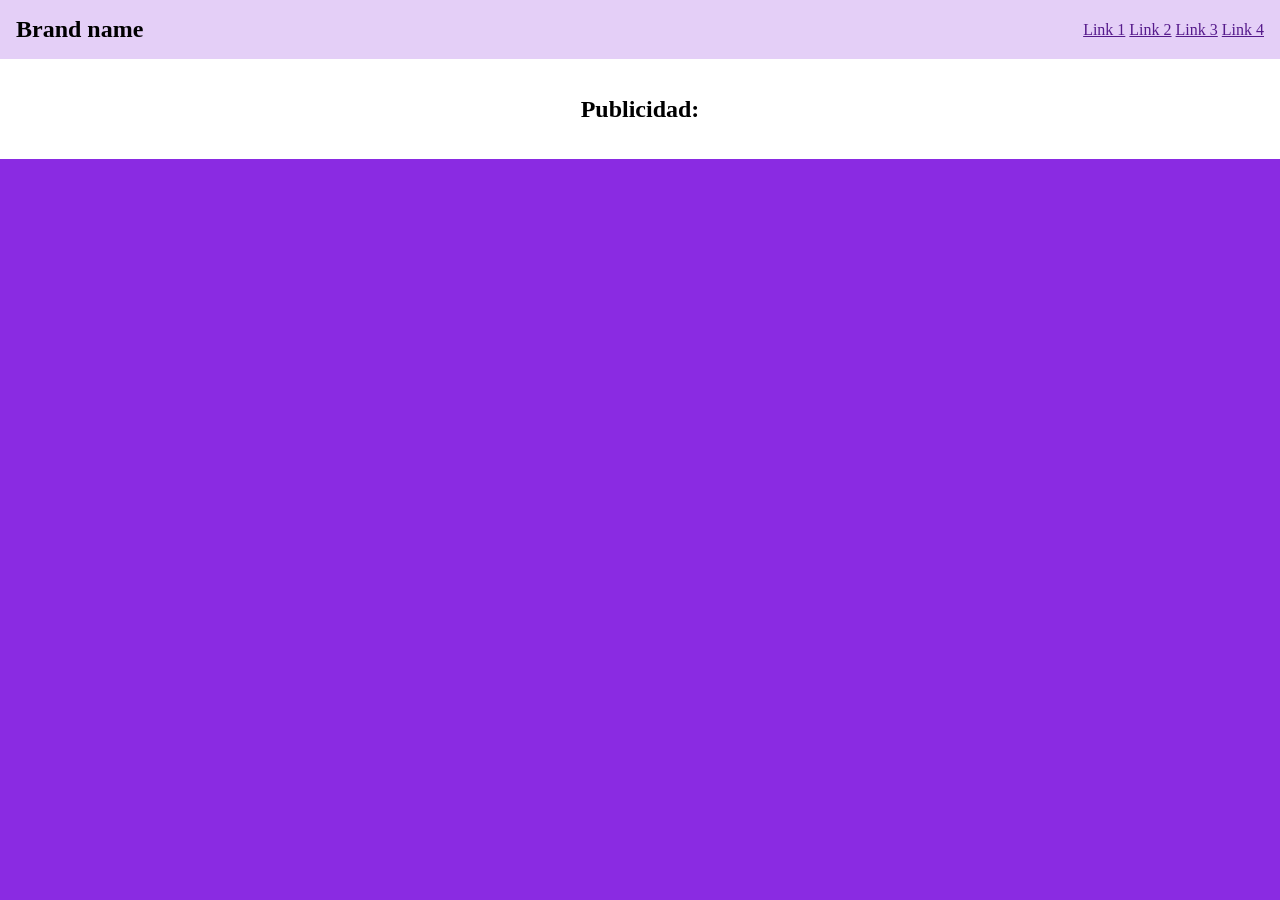
<file: Clase 9/responsive/index.html>
<!DOCTYPE html>
<html lang="en">
<head>
    <meta charset="UTF-8">
    <meta name="viewport" content="width=device-width, initial-scale=1.0">
    <title>Document</title>
    <link rel="stylesheet" href="./style.css">
</head>
<body>
    <header>
        <h2>Brand name</h2>
        <nav>
            <a href="">Link 1</a>
            <a href="">Link 2</a>
            <a href="">Link 3</a>
            <a href="">Link 4</a>
        </nav>
        <!-- solo en celular -->
        <button class="btn-menu">
            <i class="bi bi-list"></i>
        </button>
    </header>
    <div class="ads-container">
        <h2>Publicidad:</h2>
    </div>
    <!-- solo en celular -->
    <div class="ads-container-mobible">
        <h2>Publicidad:</h2>
    </div>
</body>
</html>
</file>
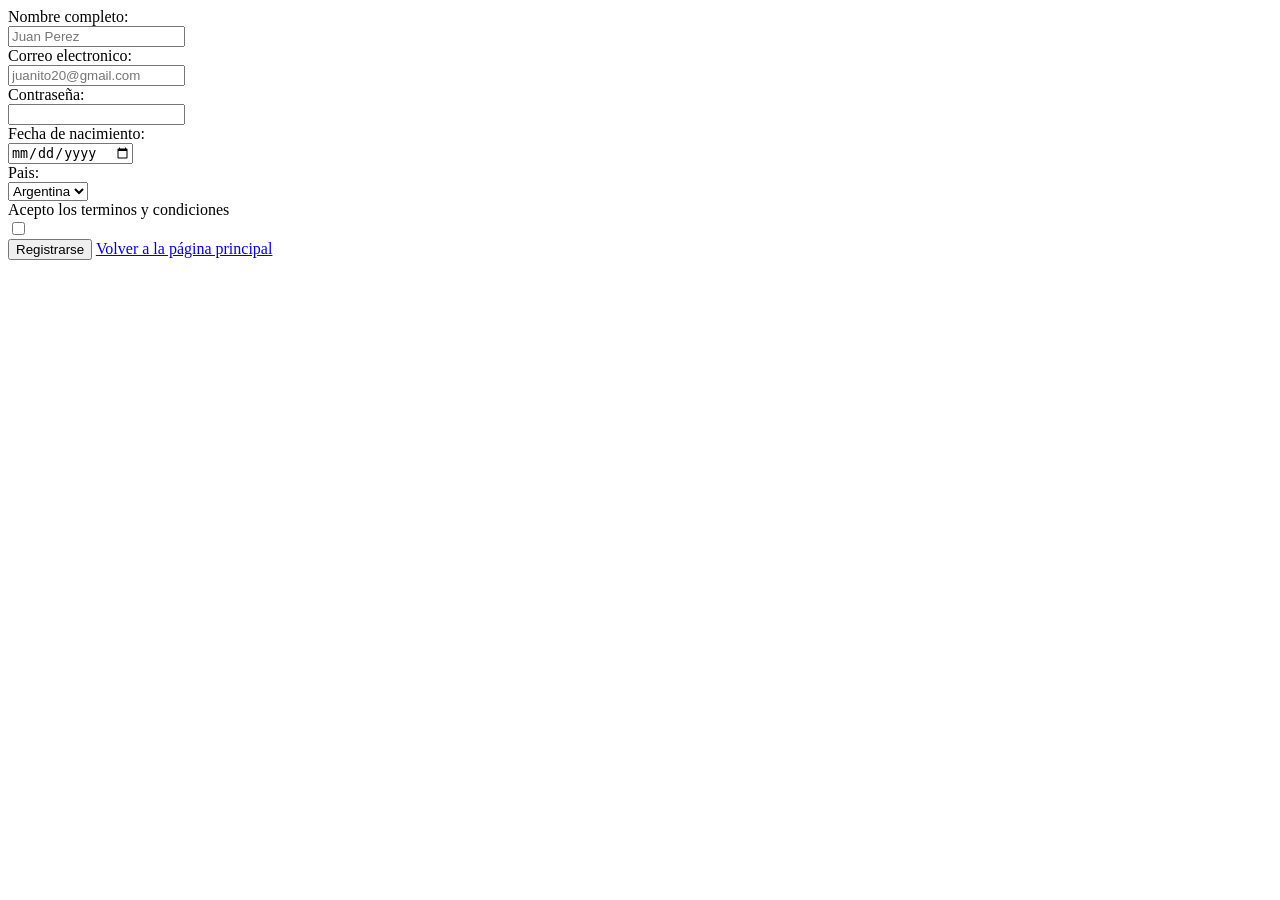
<file: Clase 3/Practica/registro.html>
<!DOCTYPE html>
<html lang="en">
<head>
    <meta charset="UTF-8">
    <meta name="viewport" content="width=device-width, initial-scale=1.0">
    <title>Registro</title>
</head>
<body>
    <form>
        <label for="nombre">
            Nombre completo:
        </label>
        <br/>
        <input id="nombre" name="nombre" type="text" minlength="3" maxlength="20" placeholder="Juan Perez" required/>
        <br/>

        <label for="correo">
            Correo electronico:
        </label>
        <br/>
        <input id="correo" name="correo" type="text" minlength="10" max="50" placeholder="juanito20@gmail.com" required />
        <br/>

        <label for="contraseña">
            Contraseña:
        </label>
        <br/>
        <input id="contraseña" name="contraseña" type="password" required/>
        <br/>

        <label for="nacimiento">
            Fecha de nacimiento:
        </label>
        <br/>
        <input id="nacimiento" name="nacimiento" type="date"/>
        <br/>

        <label for="pais">
            Pais:
        </label>
        <br/>
        <select name="pais" id="pais" required>
            <option value="AR">Argentina</option>
            <option value="BR">Brasil</option>
            <option value="UY">Uruguay</option>
        </select>
        <br/>

        <label for="condiciones">
            Acepto los terminos y condiciones
        </label>
        <br/>
        <input id="condiciones" name="condiciones" type="checkbox" required/>
        <br/>

        <button type="submit">Registrarse</button>
        <a href="./index.html">Volver a la página principal</a>
    </form>
</body>
</html>
</file>
<file: Clase 7/style.css>
*{
    margin: 0;
    padding: 0;
    box-sizing: border-box;
}

.padre{
    width: 100vw; /* viewport width, 100vw = 100% del ancho de mi viewport */
    height: 100vh; /* viewport height, 100vh = 100% del alto de mi viewport */
    background-color: rgb(81, 147, 24);
    display: flex;
    flex-direction: column; /* flex-direction nos permite cambiar la direccion de mi flexbox (por defecto horizontal) */
    justify-content:start; /* 
    JUSTIFY-CONTENT:
    Si estamos en row, mueve a mis elementos horizontalmente, si estamos en column mueve a los elementos verticalmente */
    align-items: center; /* 
    ALING-ITEMS:
    Si estamos en row, mueve los elementos en el eje vertical, si estamos en column mueve los elementos en el eje horizontal
    */
    gap: 20px;
   /*  padding: 0 20px; */
}

.hijo{
    width: 200px;
    height: 300px;
    background-color: red;
    border: 1px solid black;
    border-radius: 10px;
}
</file>
<file: Clase 5/styles/estilos.css>
/*cascade style sheet*/
/*Si esta mas abajo, tiene mas prioridad*/

/* SI USO "*" ES UN SELECTOR UNIVERSAL que afecta a todos los elementos
pero tiene menos prioridad */

* {
    font-family: sans-serif;
}

/*Selector de etiqueta, afecta a todos los h1, pero tiene
menos prioridad que los selectores de clase*/

/* NO USAR !important */
h1{
    color: rgb(88, 197, 78) !important;
    font-size: 70px;
    letter-spacing: 10px;
    text-decoration: underline;
    text-transform: uppercase
}

/* h1 es un selector de elementos, afecta a todos los h1 */

/*Selectores de clase*/

/* Afecta solo a la clase segundo-titulo */

.segundo-titulo{
    color: rgb(42, 209, 70);
    font-size: 50px;
}

.chiquito{
    font-size: 20px;
}

#super-especial{
    color: brown;
}

.parrafo{
    font-size: 13px;
    font-style: italic;
    color: blue;
    text-decoration: overline;
    letter-spacing: 3px;
    word-spacing: 40px;
}

.input-especial{
    width: 500px;
    height: 40px;
    background-color: rgb(0, 255, 255)
}
/* Siempre tener en cuenta que el ultimo selector tiene mas prioridad */
</file>
<file: Clase 8/style.css>
@import url("https://cdn.jsdelivr.net/npm/bootstrap-icons@1.11.3/font/bootstrap-icons.min.css");

*{
    padding: 0;
    margin: 0;
    box-sizing: border-box;
}

.padre{
    height: 100vh;
    background-color: greenyellow;
    display: flex;
    justify-content: center;
    align-items: center;
    gap: 20px;
    margin-top: 200px;
    position: relative;
}

.hijo{
    width: 200px;
    height: 350px;
    background-color: rgb(147, 141, 141);
    border-radius: 10px;
    border: 2px solid black;
    
}

/* una forma de llamar al segundo hijo */
/* .hijo:nth-child(2) */

/* 
Positions distintos a static:
relative
absolute
fixed
sticky

cuando tenemos un position distinto a static se habilitan las propiedades 
top, 
rigth, 
left, 
bottom, 

*/

/* 
    la propiedad top tiene mas prioridad que bottom
    la propiedad left tiene mas prioridad que right
    */

/* 
Position relative: mi elemento desde su posicion original lo puedo posicionar con: 
    top, 
    rigth, 
    left, 
    bottom
*/

/* 
position absolute: Va a buscar al elemento mas cercano que exista y sea contenedor en el html
*/
.hijo-2{
    background-color: blue;
    position: absolute;
    top: 10px;
    left: 10px;
}

.hijo-1{
}

header{
    padding: 20px 40px;
    background-color: rgb(255, 229, 0);
}

.search-form{
    width: 600px;
    position: relative;
    display: flex;
    align-items: center;
    border-radius: 2px;
    overflow: hidden;
    box-shadow: 
        0
        1px
        2px
        0
        rgba(0, 0, 0, 0.254)
    ;
}

.search-form input{
    width: 100%;
    font-size: 16px;
    padding: 12px 16px;
    border: none;
}

.search-form button{
    position: absolute;
    right: 0;
    padding: 6px 16px;
    background-color: transparent;
    border: none;
    border-left:  1px solid rgb(205, 205, 205);
    color: rgb(156, 153, 153);

}
</file>
<file: Clase 8/section-hostinger/styles/style.css>
@import url('https://fonts.googleapis.com/css2?family=DM+Sans:ital,opsz,wght@0,9..40,100..1000;1,9..40,100..1000&display=swap');
@import url("https://cdn.jsdelivr.net/npm/bootstrap-icons@1.11.3/font/bootstrap-icons.min.css");

:root{
    --gray:rgb(67, 64, 64); 
    --ff-text: "DM Sans", sans-serif;
}

*{
    margin: 0;
    padding: 0;
    box-sizing: border-box;
    font-family: var(--ff-text);
    color: white;
}

.text-gray{
    color: var(--gray);
}

.bg-gray{
    background-color: var(--gray);
}

.contenedor-general{
    display: flex;
    justify-content: center;
    width: 100vw;
    background-color: #1f1346;
    flex-direction: column;
    align-items: center;

}

.section-content{
    width: 1128px;
    padding: 50px 0;
}

.titulo-texto{
    display: flex;
    flex-direction: column;
    gap: 20px;
    text-align: center;
    margin-bottom: 50px;
}

.titulo-principal{
    font-size: 30px;
    font-weight:900;
}

.contendor-tarjetas{
    display: flex;
    justify-content: space-between;
    gap: 15px;
    width: 100%;
}

.tarjetas{
    display: flex;
    flex-direction: column;
    justify-content: start;
    height: 230px;
    width: 360px;
    background-color: #2f1c6a;
    padding: 25px;
    border-radius: 10px;
    gap: 20px;
}


.text-size-p{
    font-size: 16px;
}

.text-size-h{
    font-size: 18px;
}

.icon{
    height: 35px;
    width: 30px;
    border-radius: 5px;
    background-color: #673de6;
    padding: 10px 7px;
}

.contenedor-boton{
    margin: 20px;
    padding: 20px;
    display: flex;
    justify-content: center;
}



a{
    text-decoration: none;
    border-radius: 5px;
    padding: 10px 40px;
    background-color: #673de6;
    font-weight: 700;
}

a:hover{
    background-color: #4524aa;
}

.text-m{
    font-size: 16px;
}
</file>
<file: Clase 9/position-sticky-fixed/style.css>
@import url("https://cdn.jsdelivr.net/npm/bootstrap-icons@1.11.3/font/bootstrap-icons.min.css");

*{
    padding: 0;
    margin: 0;
    box-sizing: border-box;
}


.link-whatsapp{
    width: 40px;
    height: 40px;
    border-radius: 50%;
    background-color: rgb(25, 186, 25);
    display: flex;
    justify-content: center;
    align-items: center;
    color: white;
    position: fixed;
    bottom: 16px;
    left: 16px;
}
p{
    padding: 16px;
}

/* Header */
header{
   /*  width: 100vw; */
    display: flex;
    flex-direction: row;
    justify-content: space-between;
    align-items: center;
    padding: 16px;
    background-color: rgb(228, 207, 247);
    position: sticky;
    top: 0;
    right: 0;
    z-index: 3;
}


/* Fin Header */


.container{
    display: flex;
}

.img-container img{
    width: 200px;
    position: sticky;
    top: 80px;
    z-index: 2;
}

.img-container{
    padding: 16px;
}
</file>
<file: Clase 9/responsive/style.css>
@import url("https://cdn.jsdelivr.net/npm/bootstrap-icons@1.11.3/font/bootstrap-icons.min.css");
* {
    padding: 0;
    margin: 0;
    box-sizing: border-box;
}



body {
    background-color: blueviolet;
    
    height: 100vh;
}

.ads-container {
    width: 100%;
    height: 100px;
    display: flex;
    justify-content: center;
    align-items: center;
    background-color: white;
}


header {
    /*  width: 100vw; */
    display: flex;
    flex-direction: row;
    justify-content: space-between;
    align-items: center;
    padding: 16px;
    background-color: rgb(228, 207, 247);
    position: sticky;
    top: 0;
    right: 0;
    z-index: 3;
}


/* Lo quito por defecto */
.ads-container-mobible {
    display: none;
}

header .btn-menu{
    display: none;
}

/* Mediaquerie */
/* si se cumple que mi pantalla mide hasta (o menos) <= 1000px voy a ejecutar este bloque de codigo */
@media screen and (max-width: 1000px) {
    body {
        background-color: red;
    }

    .ads-container {
        display: none;
    }

    .ads-container-mobible {
        display: flex;
        height: 200px;
        width: 150px;
        justify-content: center;
        align-items: center;
        position: fixed;
        top: 16px;
        right: 16px;
        background-color: white;
    }
}

/* si se cumple que mi pantalla mide hasta (o menos) <= 650px voy a ejecutar este bloque de codigo */
@media screen and (max-width: 768px) {
    header .btn-menu{
        display: flex ;
    }
    nav{
        display: none;
    }
}

/* Siempre tengan en mente la medida 320px o 280px */
</file>
